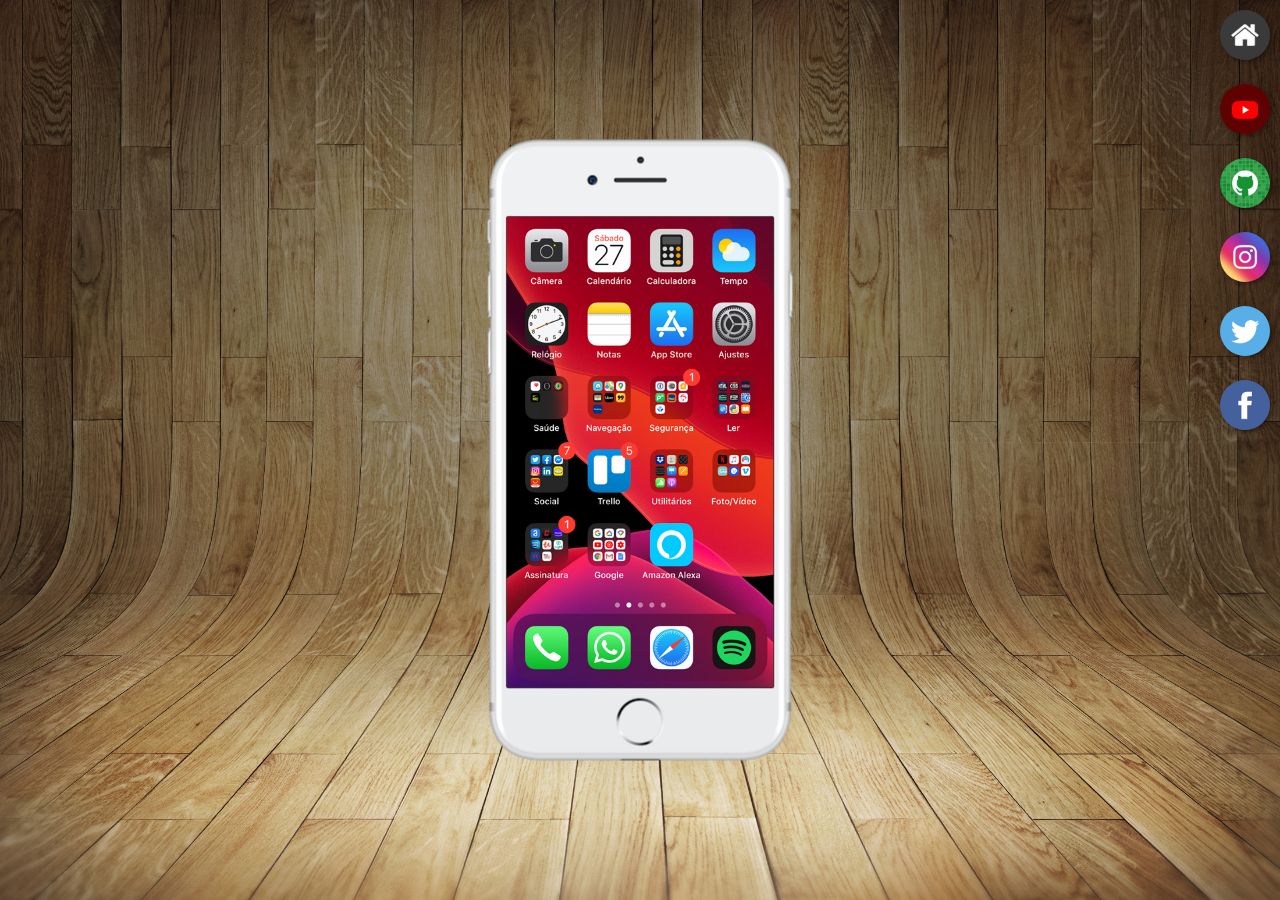
<file: index.html>
<!DOCTYPE html>
<html lang="pt-br">
<head>
    <meta charset="UTF-8">
    <meta http-equiv="X-UA-Compatible" content="IE=edge">
    <meta name="viewport" content="width=device-width, initial-scale=1.0">
    <link rel="shortcut icon" href="favicon.ico" type="image/x-icon">
    <link rel="stylesheet" href="estilos/style.css">
    <title>Projeto Redes Sociais</title>
</head>
<body>
    <main>
        <section id="telefone">
            <iframe src="home.html" name="tela" id="tela" frameborder="0">
                Seu navegador não é compatíve com isso.
            </iframe>
        </section>
        <section id="redes-sociais">
            <a href="home.html" target="tela"> <img src="pacote-d013/imagens/logo-home.jpg" alt="Home"></a><br>
            <a href="youtube.html" target="tela"> <img src="pacote-d013/imagens/logo-youtube.jpg" alt="Youtube"></a><br>
            <a href="github.html" target="tela"> <img src="pacote-d013/imagens/logo-github.jpg" alt="Github"></a><br>
            <a href="instagram.html" target="tela"> <img src="pacote-d013/imagens/logo-instagram.jpg" alt="Instagram"></a><br>
            <a href="twitter.html" target="tela"> <img src="pacote-d013/imagens/logo-twitter.jpg" alt="Twitter"></a><br>
            <a href="facebook.html" target="tela"> <img src="pacote-d013/imagens/logo-facebook.jpg" alt="Facebook"></a>
        </section>
    </main>
</body>
</html>
</file>
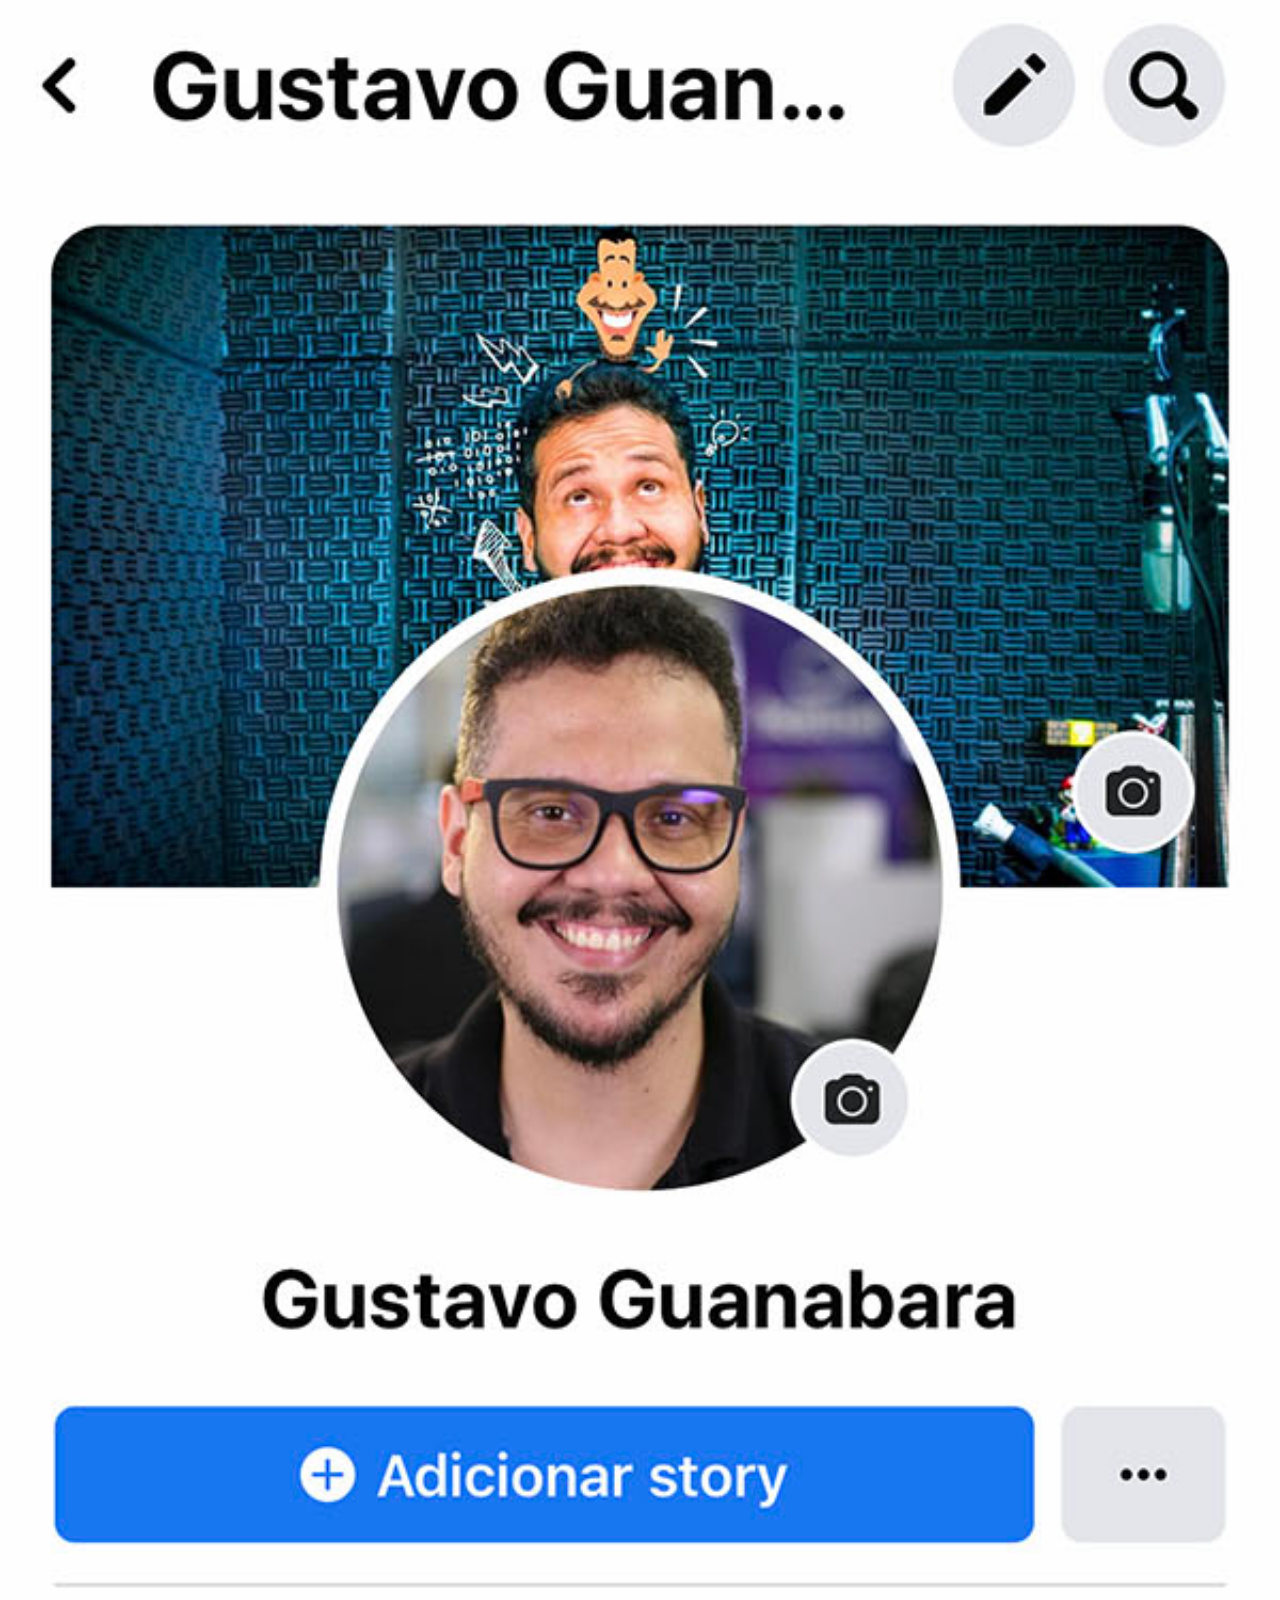
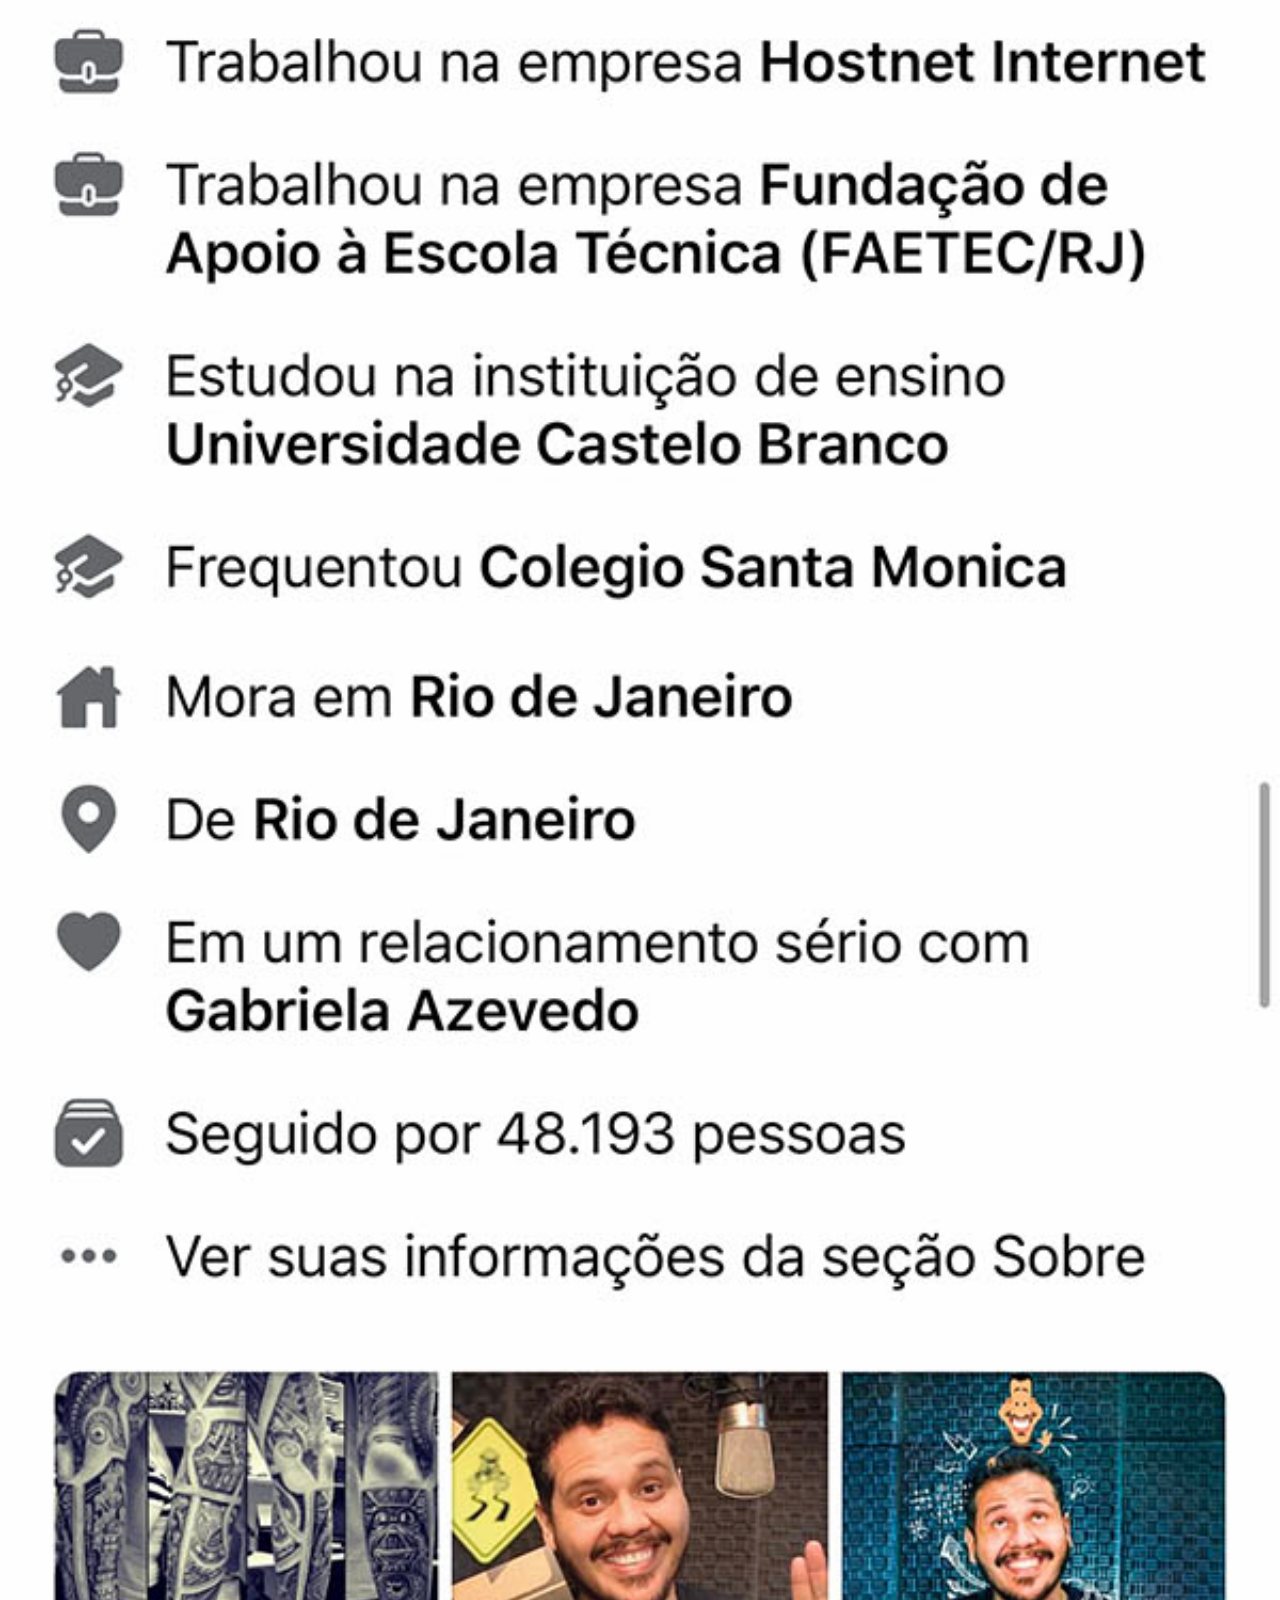
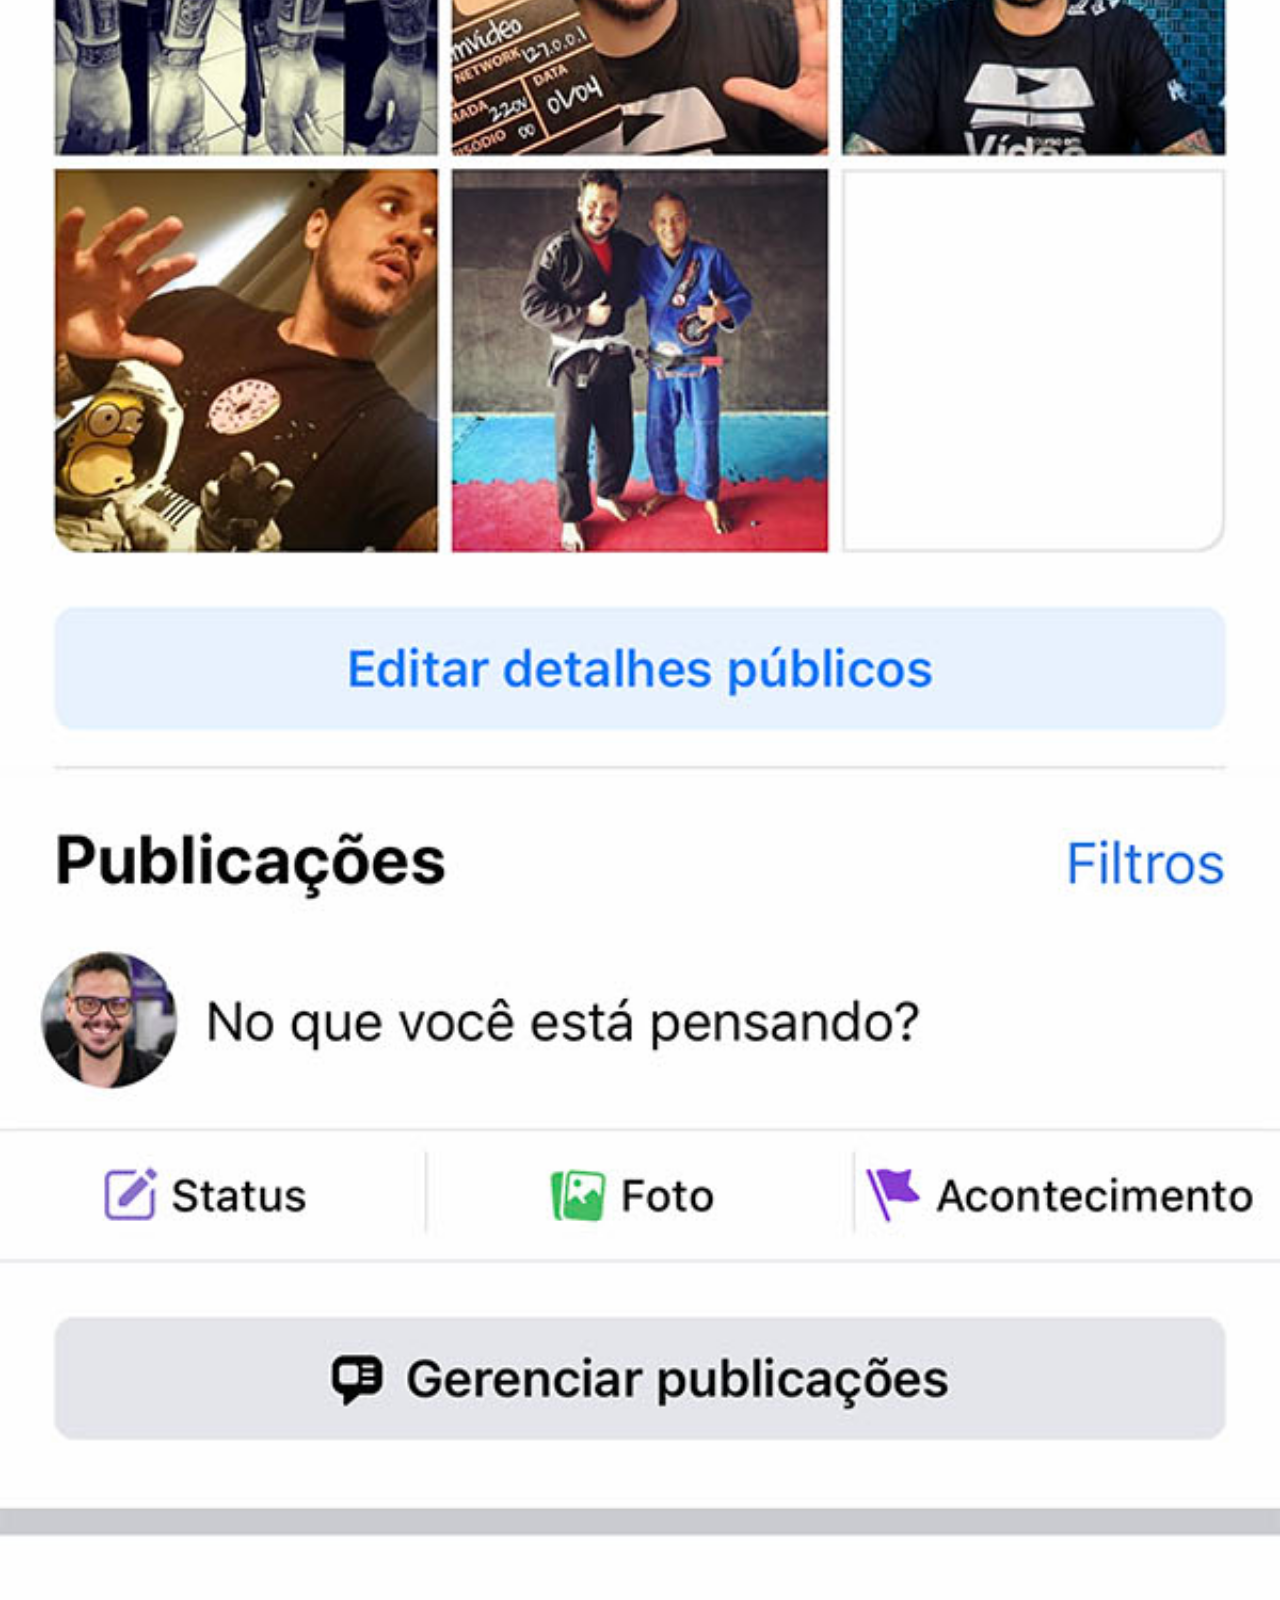
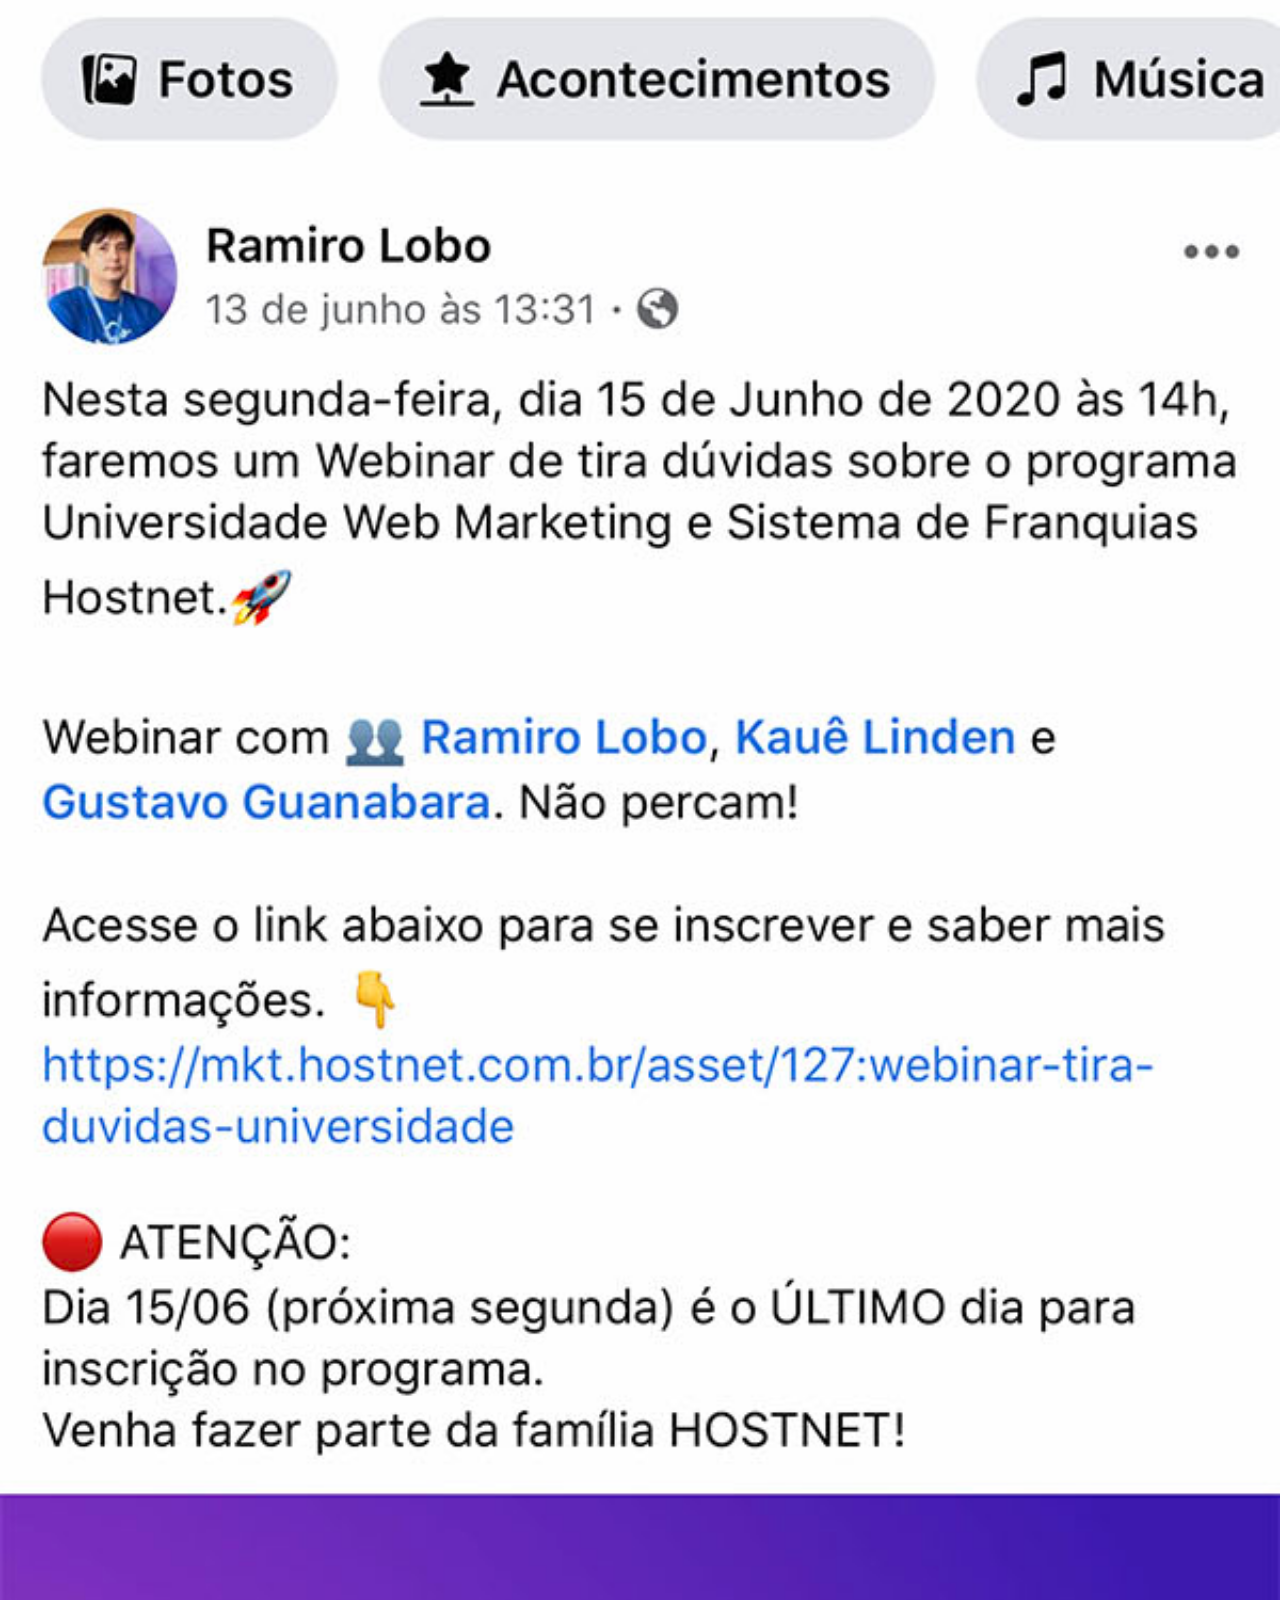
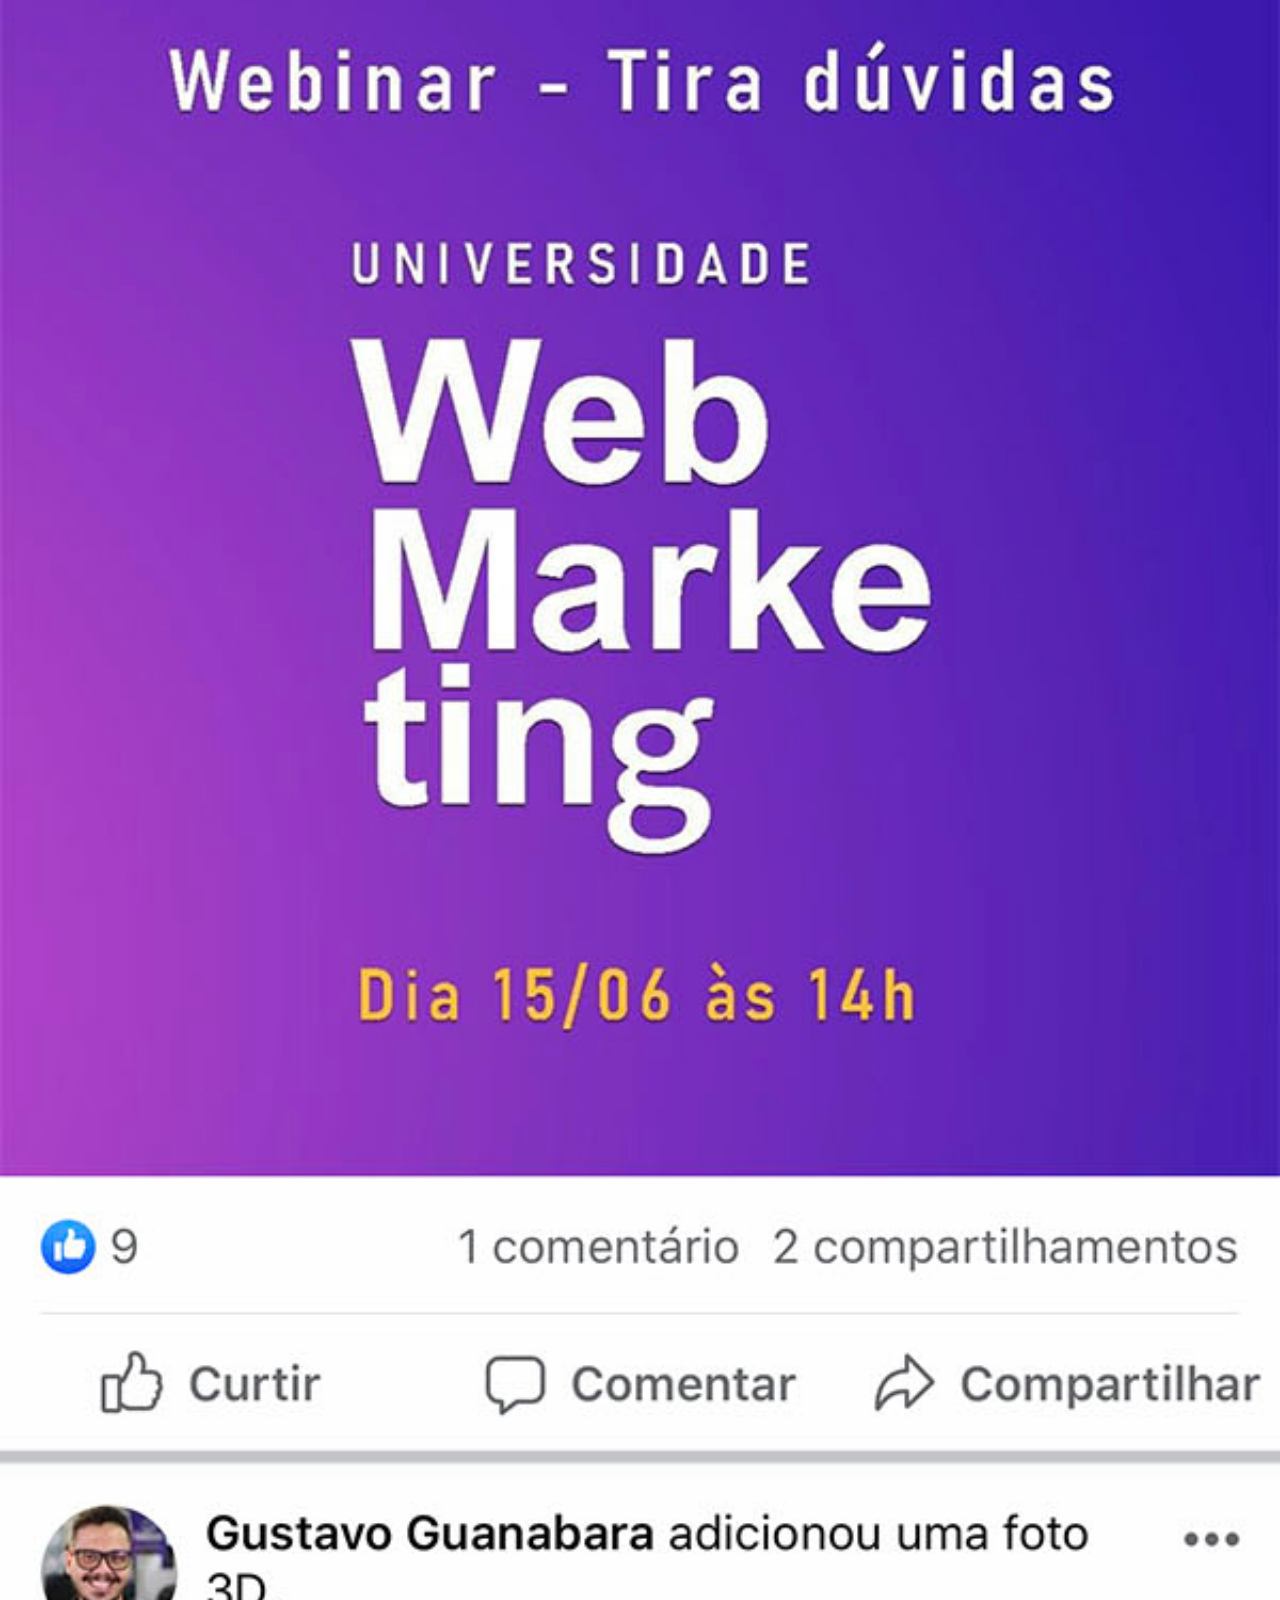
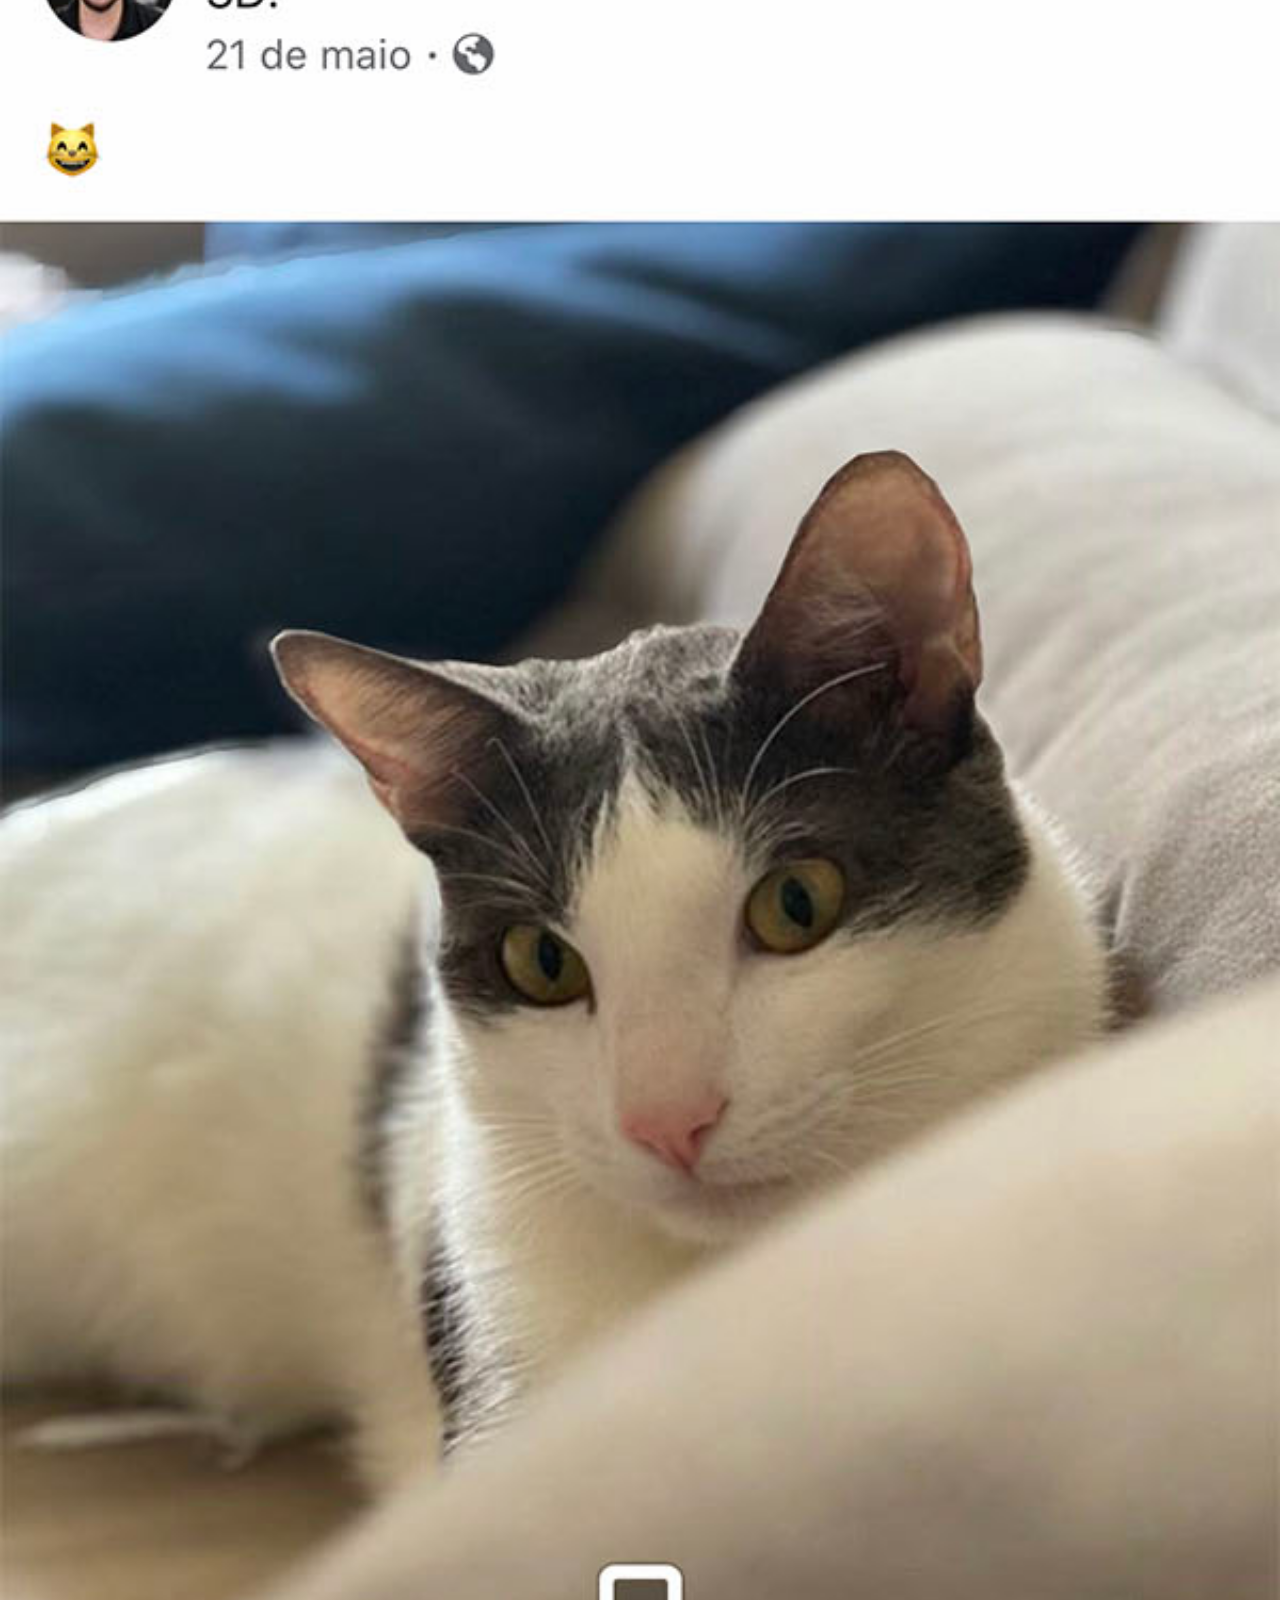
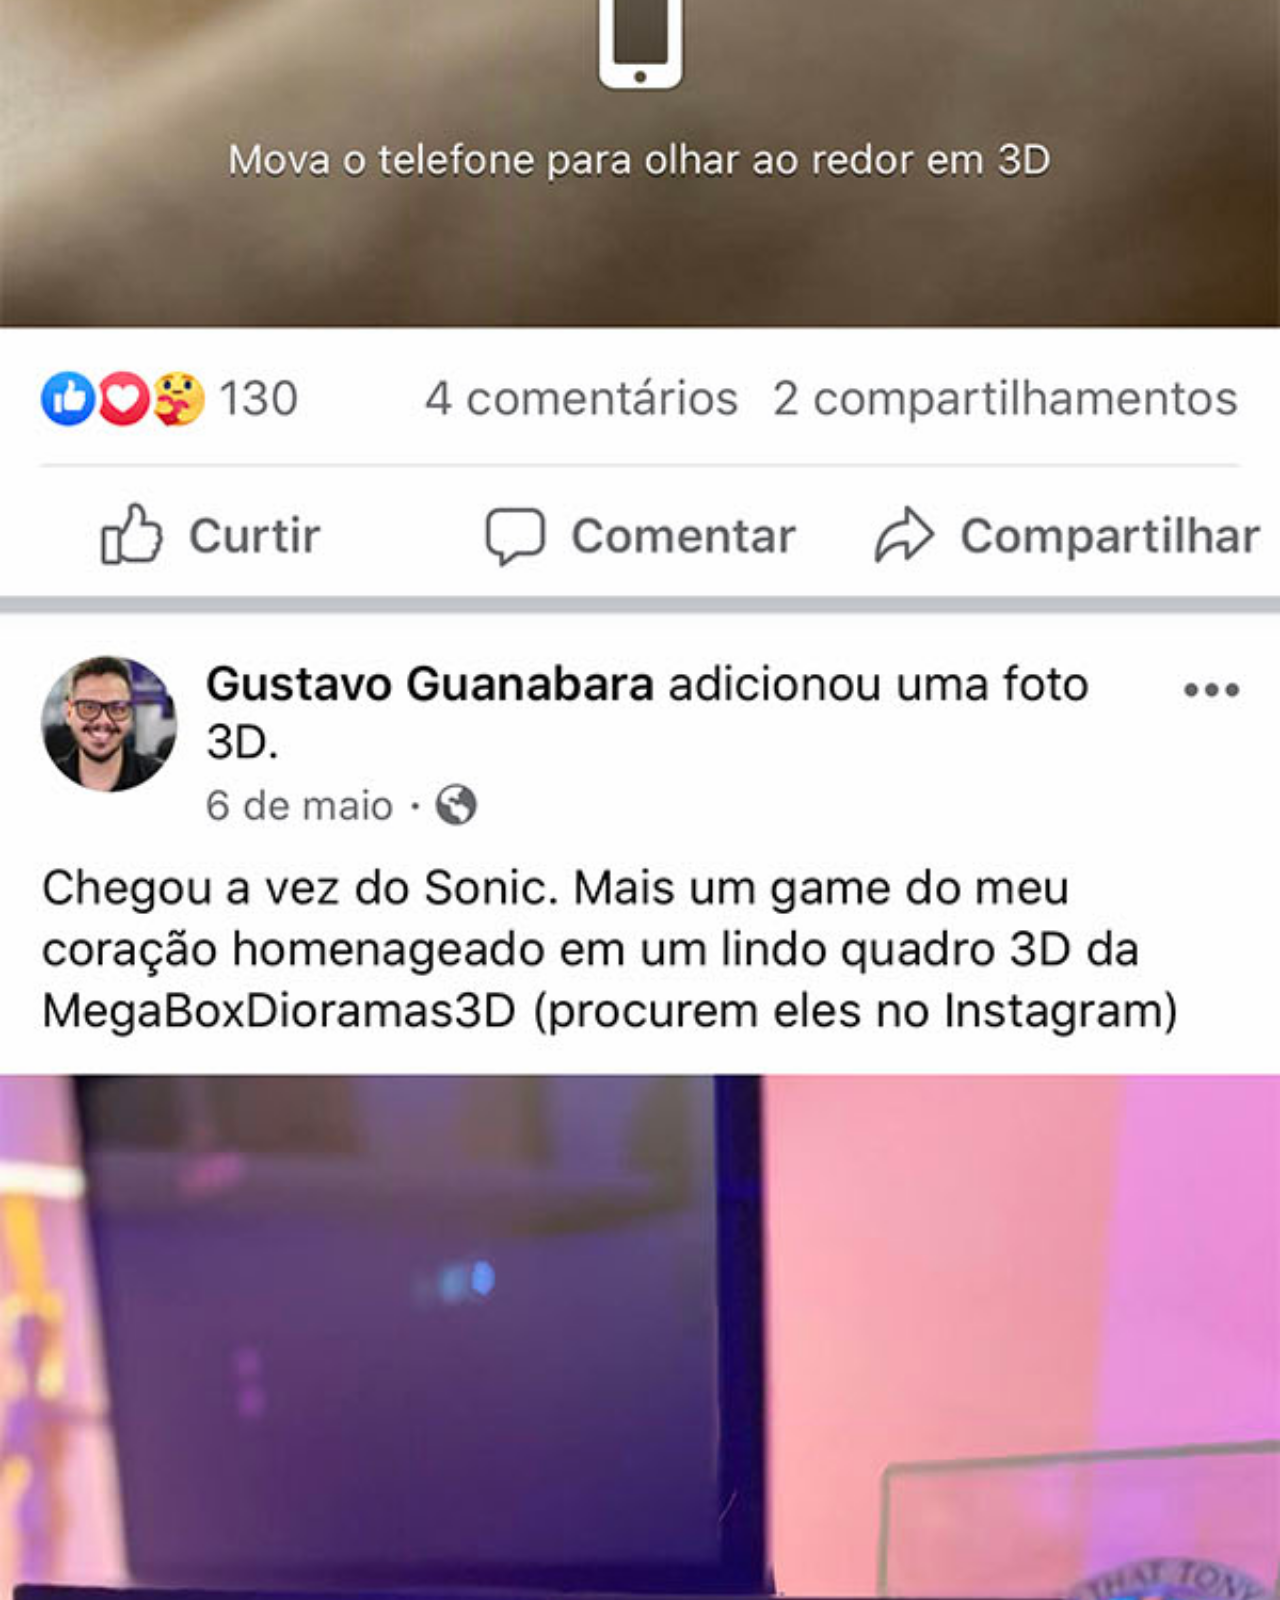
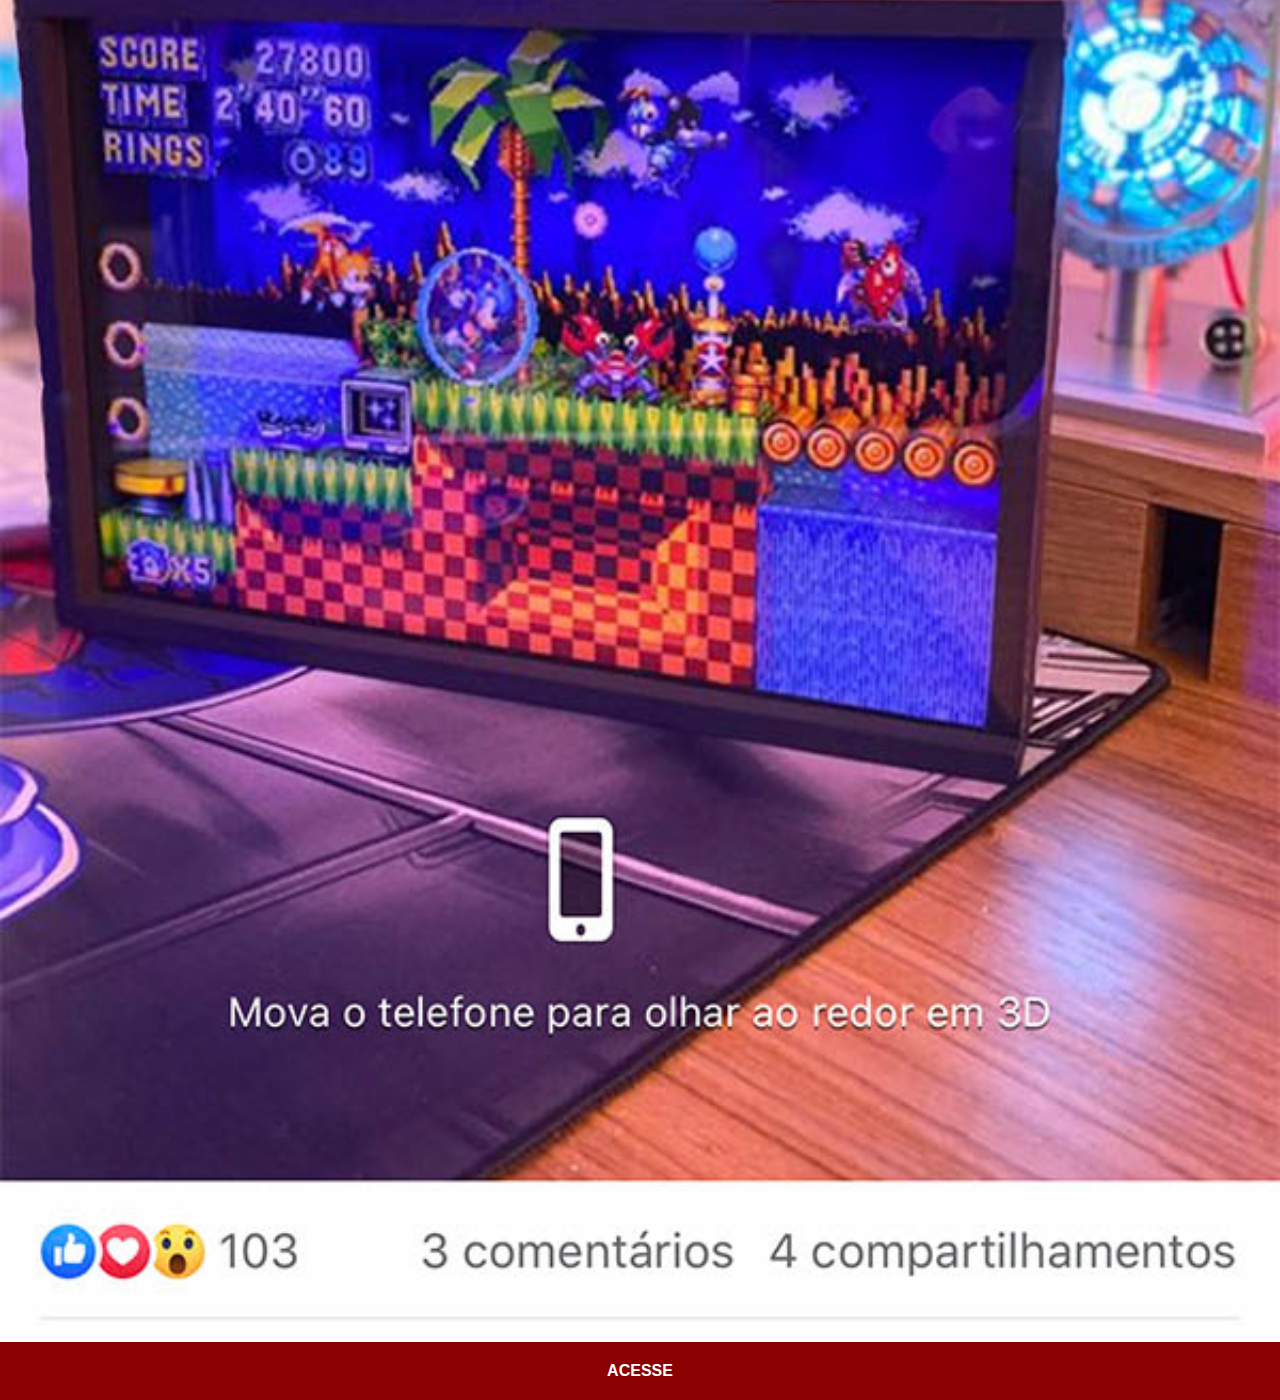
<file: facebook.html>
<!DOCTYPE html>
<html lang="pt-br">
<head>
    <meta charset="UTF-8">
    <meta http-equiv="X-UA-Compatible" content="IE=edge">
    <meta name="viewport" content="width=device-width, initial-scale=1.0">
    <title>Facebook</title>
    <link rel="stylesheet" href="estilos/social.css">
</head>
<body>
    <img src="pacote-d013/imagens/tela-facebook.jpg" alt="Facebook">
    <a href="#">ACESSE</a>
</body>
</html>
</file>
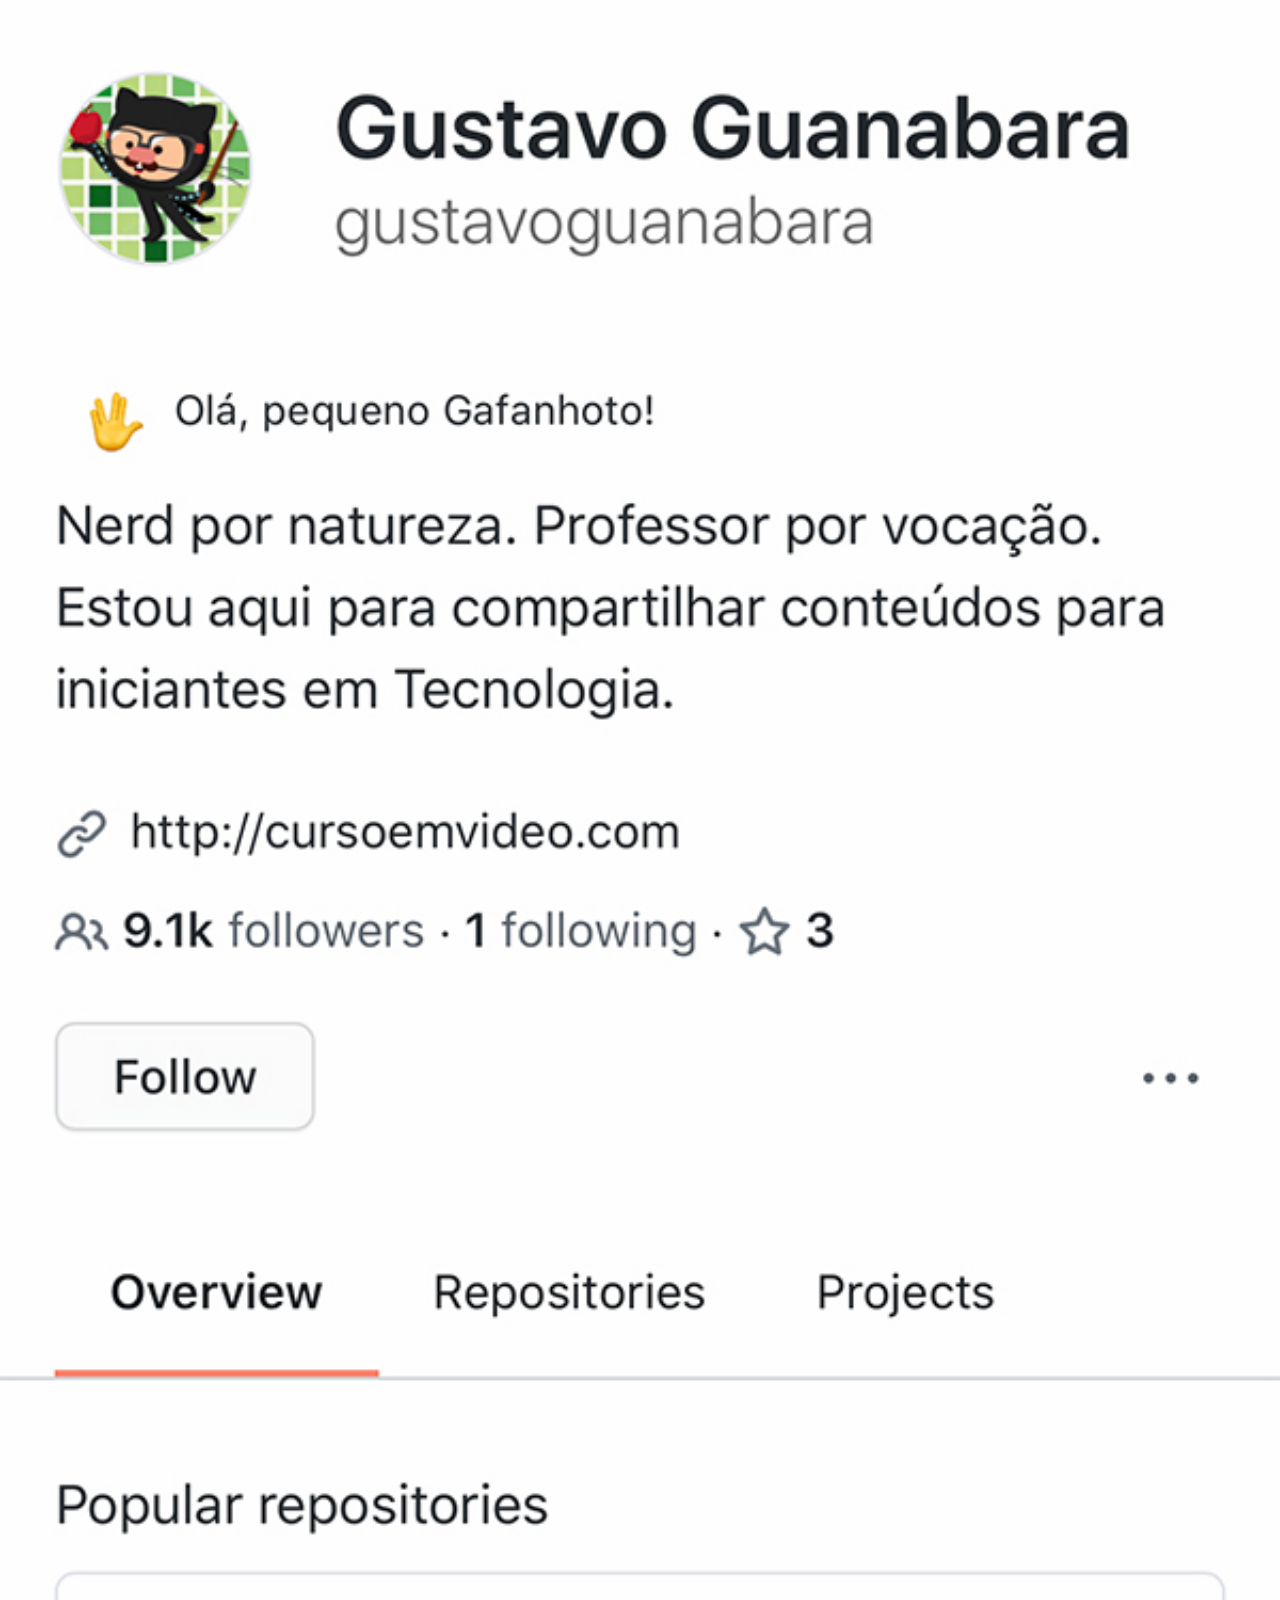
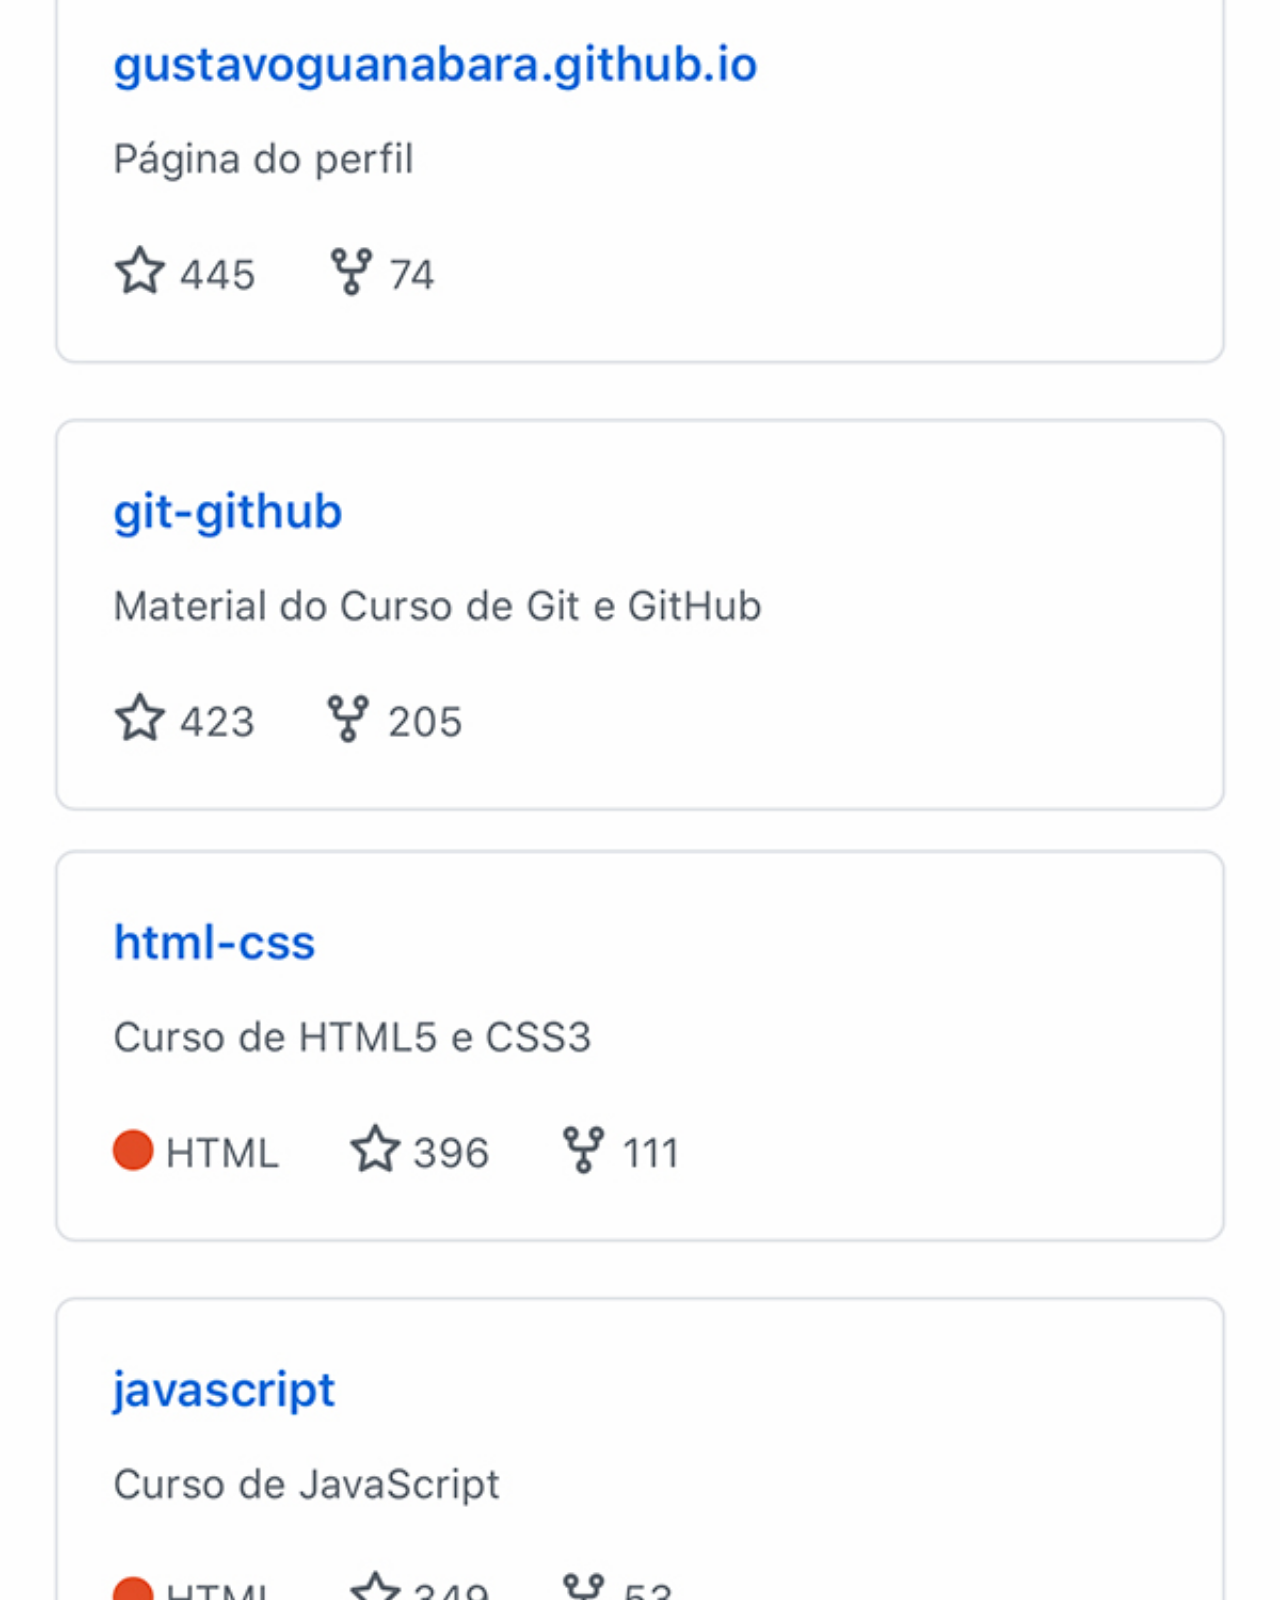
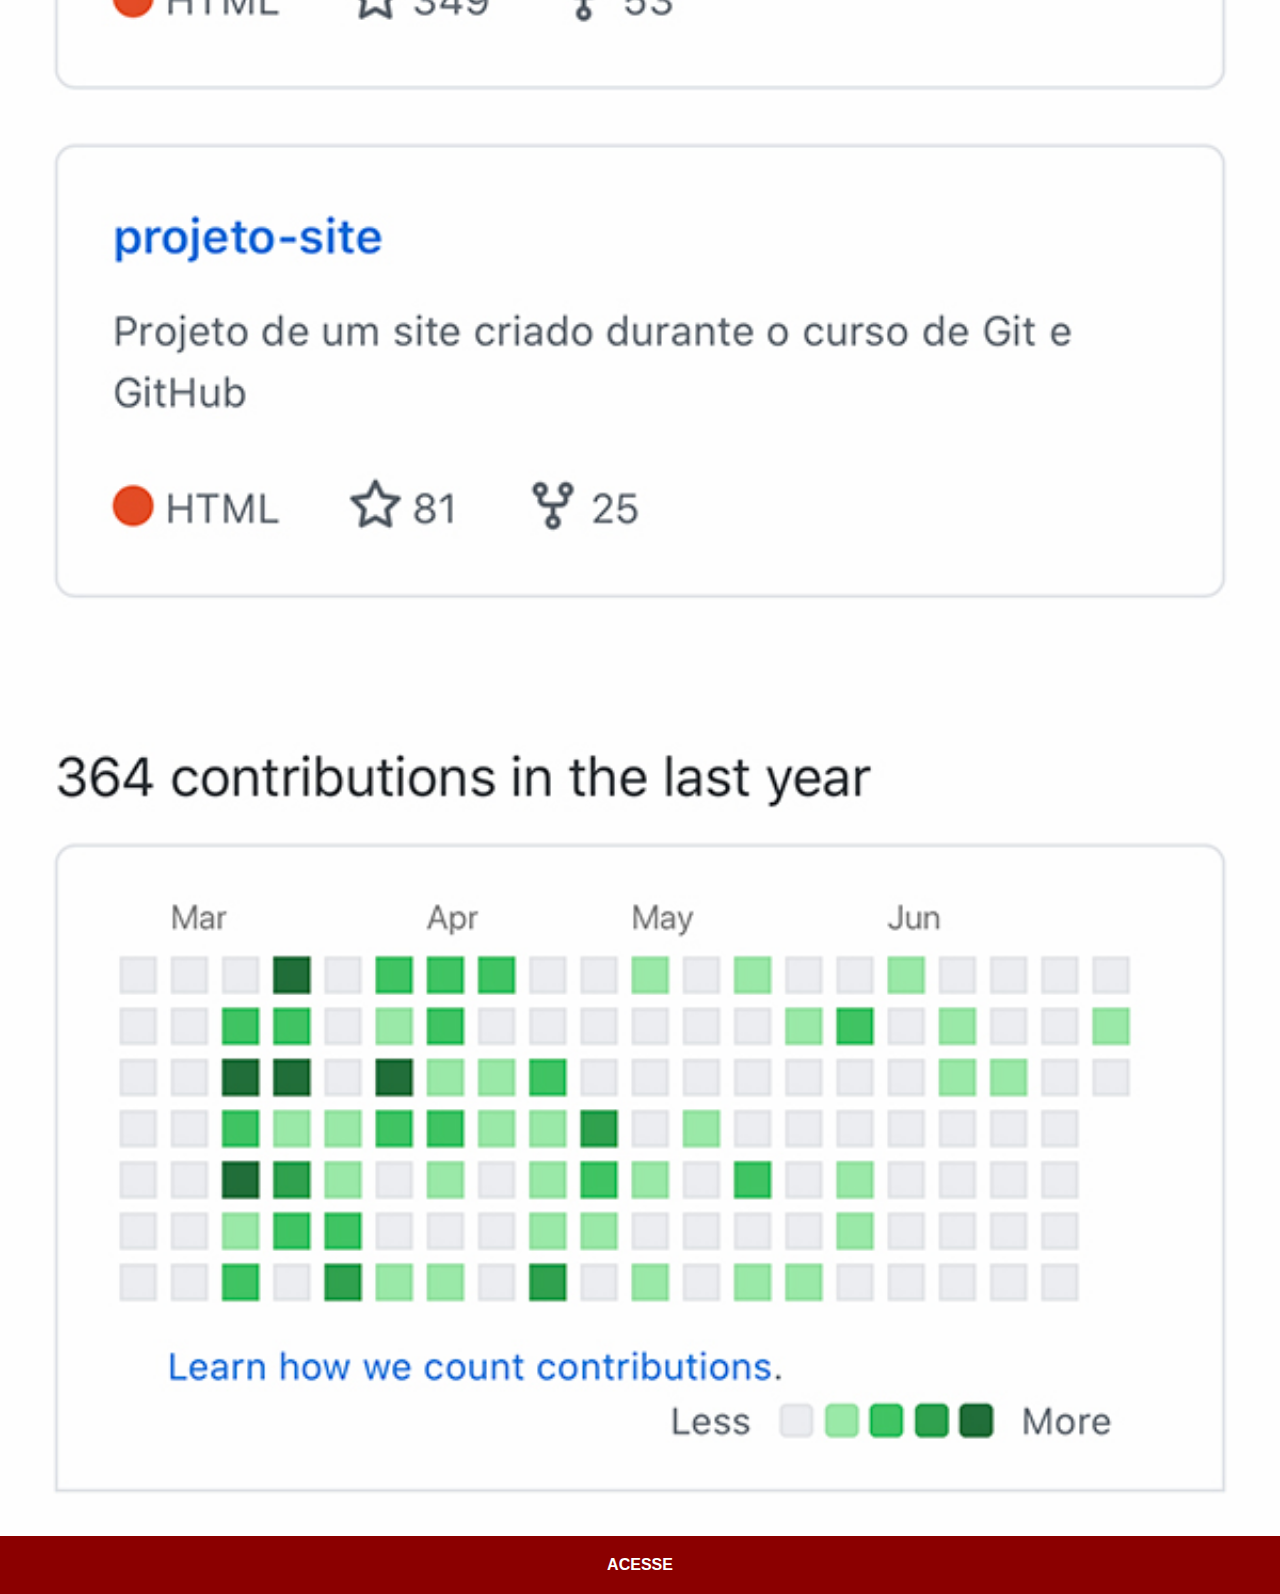
<file: github.html>
<!DOCTYPE html>
<html lang="pt-br">
<head>
    <meta charset="UTF-8">
    <meta http-equiv="X-UA-Compatible" content="IE=edge">
    <meta name="viewport" content="width=device-width, initial-scale=1.0">
    <title>Github</title>
    <link rel="stylesheet" href="estilos/social.css">
</head>
<body>
    <img src="pacote-d013/imagens/tela-github.jpg" alt="github">
    <a href="https://github.com/gustavoguanabara" target="_blank">ACESSE</a>
</body>
</html>
</file>
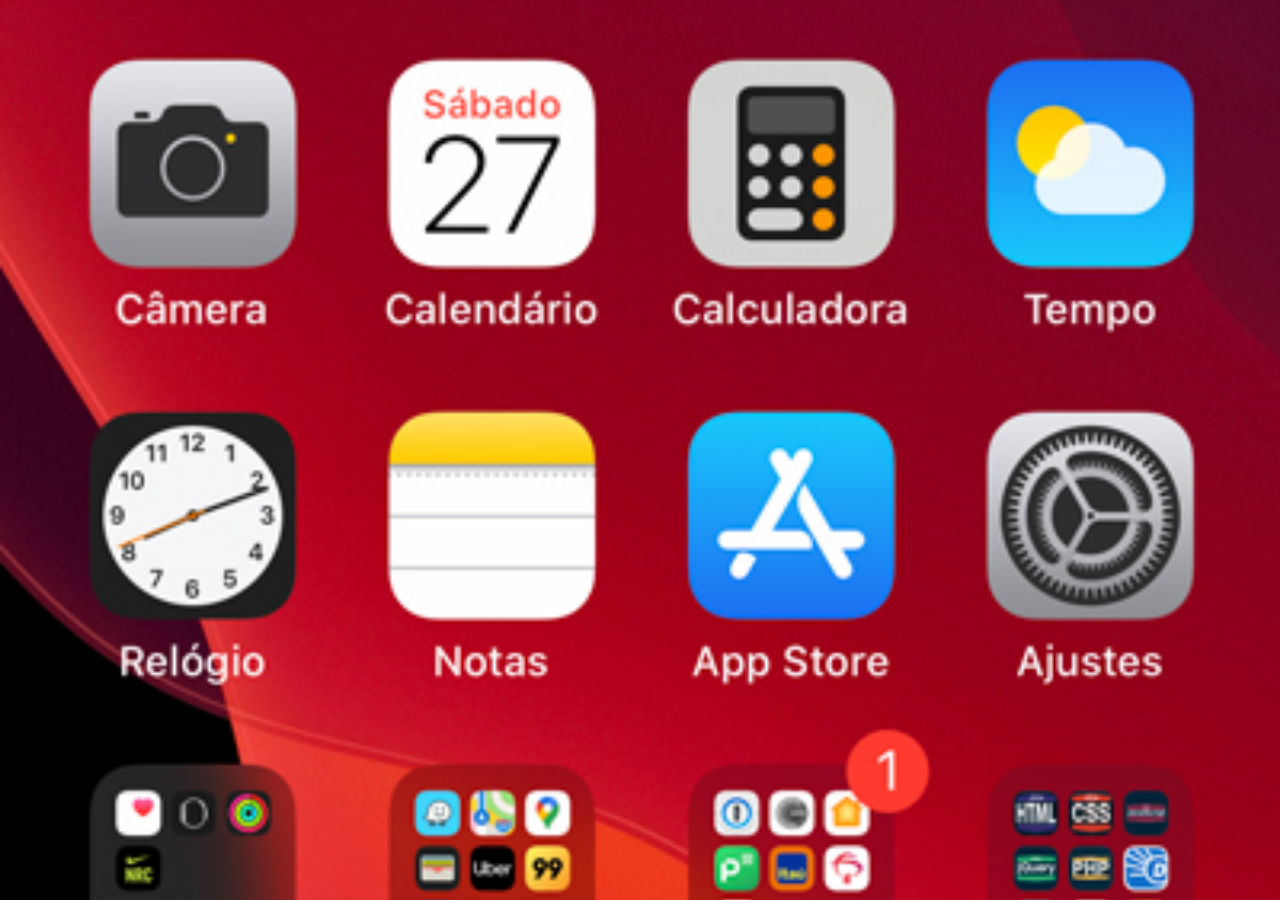
<file: home.html>
<!DOCTYPE html>
<html lang="pt-br">
<head>
    <meta charset="UTF-8">
    <meta http-equiv="X-UA-Compatible" content="IE=edge">
    <meta name="viewport" content="width=device-width, initial-scale=1.0">
    <title>Home</title>
</head>
<style>
    *{
        margin: 0px;
        padding: 0px;
    }

    body{
        width: 100wh;
        height: 100vh;
        background: black url('pacote-d013/imagens/tela-home.jpg') no-repeat top center;
        background-size: cover  ;
    }
</style>
<body>
    
</body>
</html>
</file>
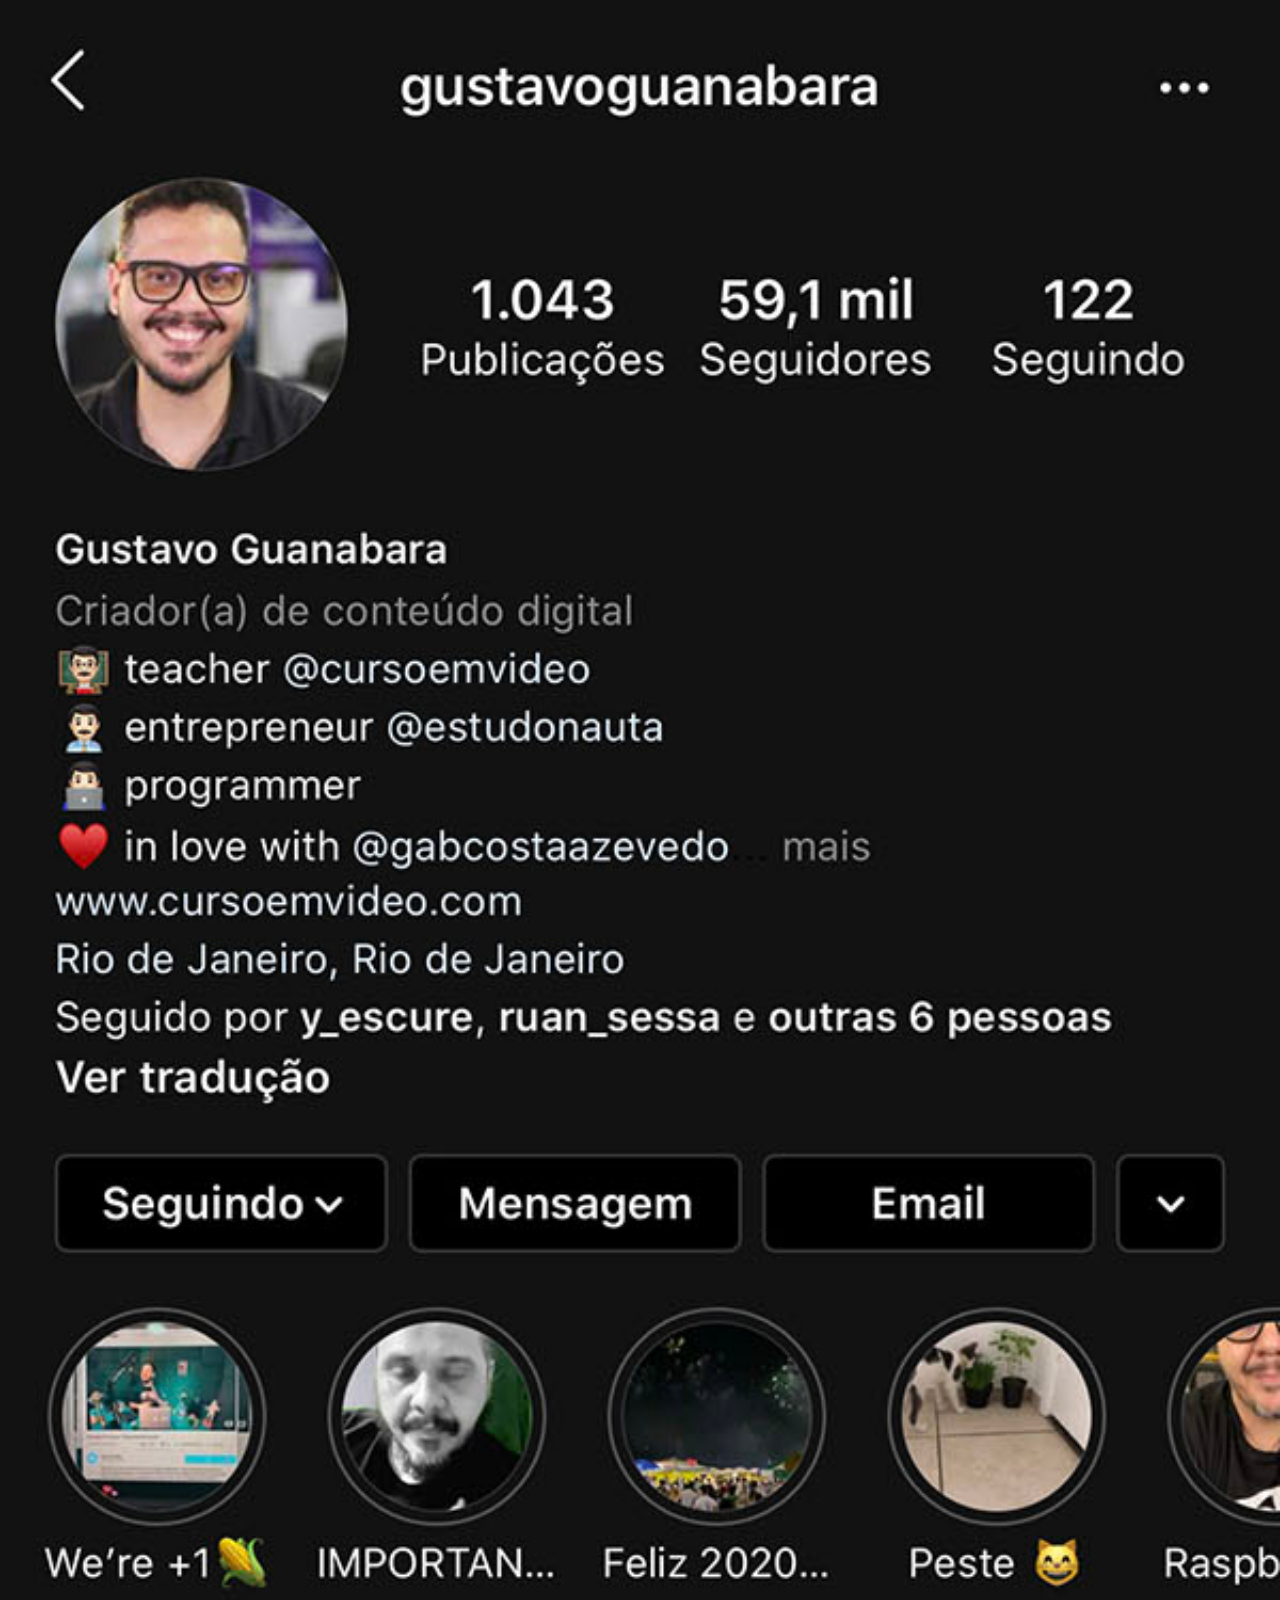
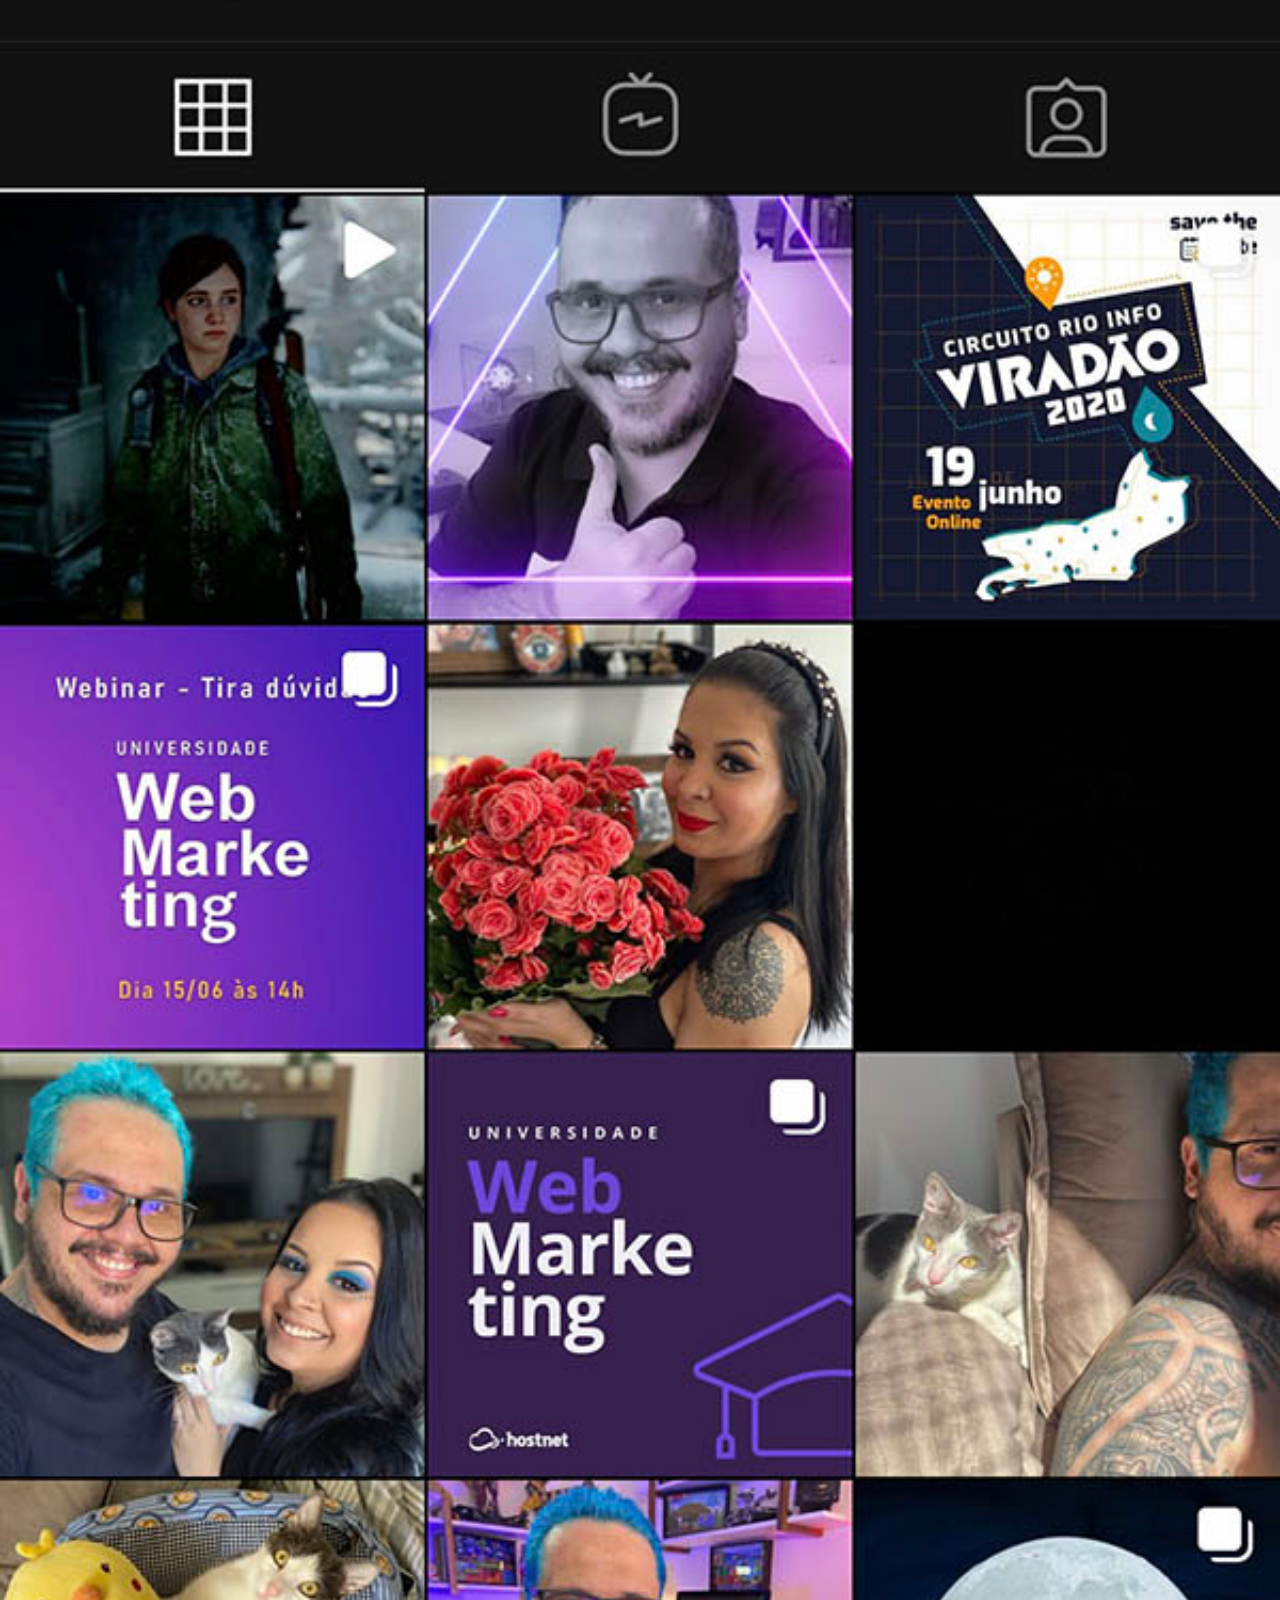
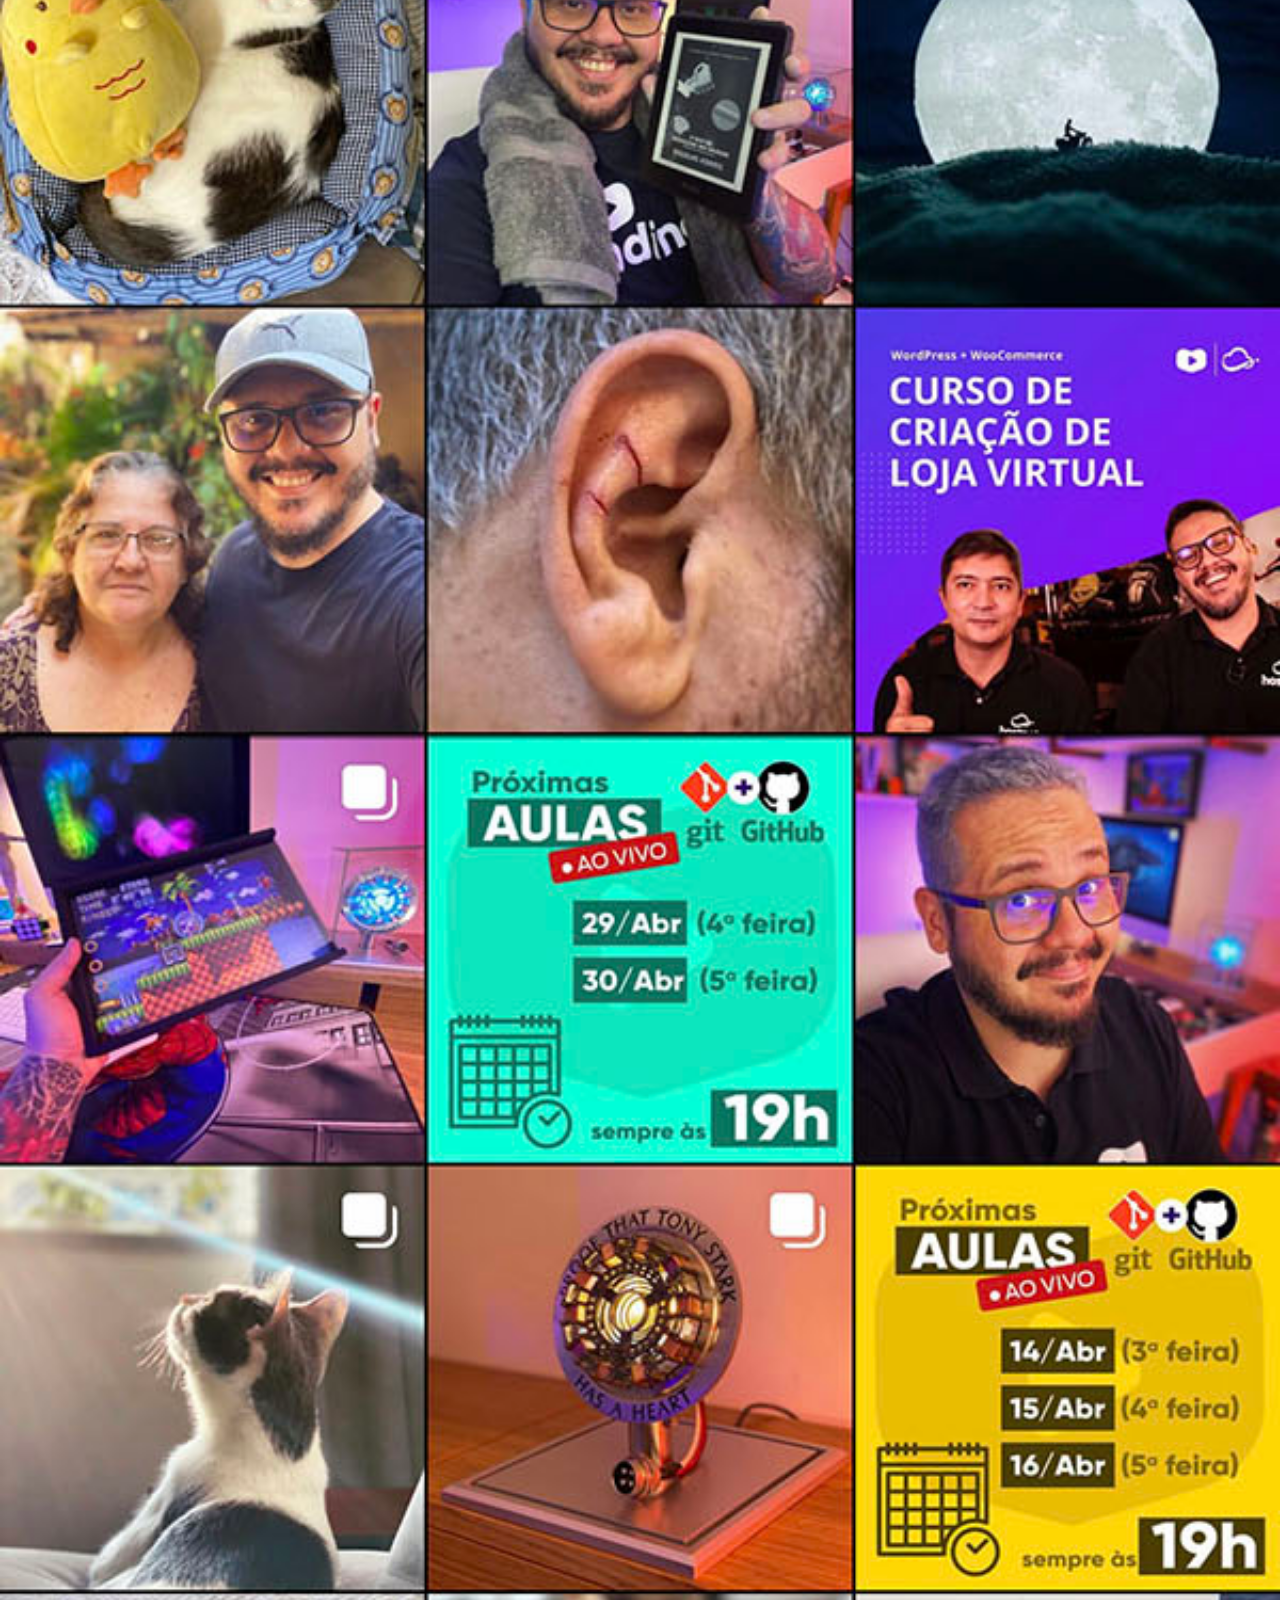
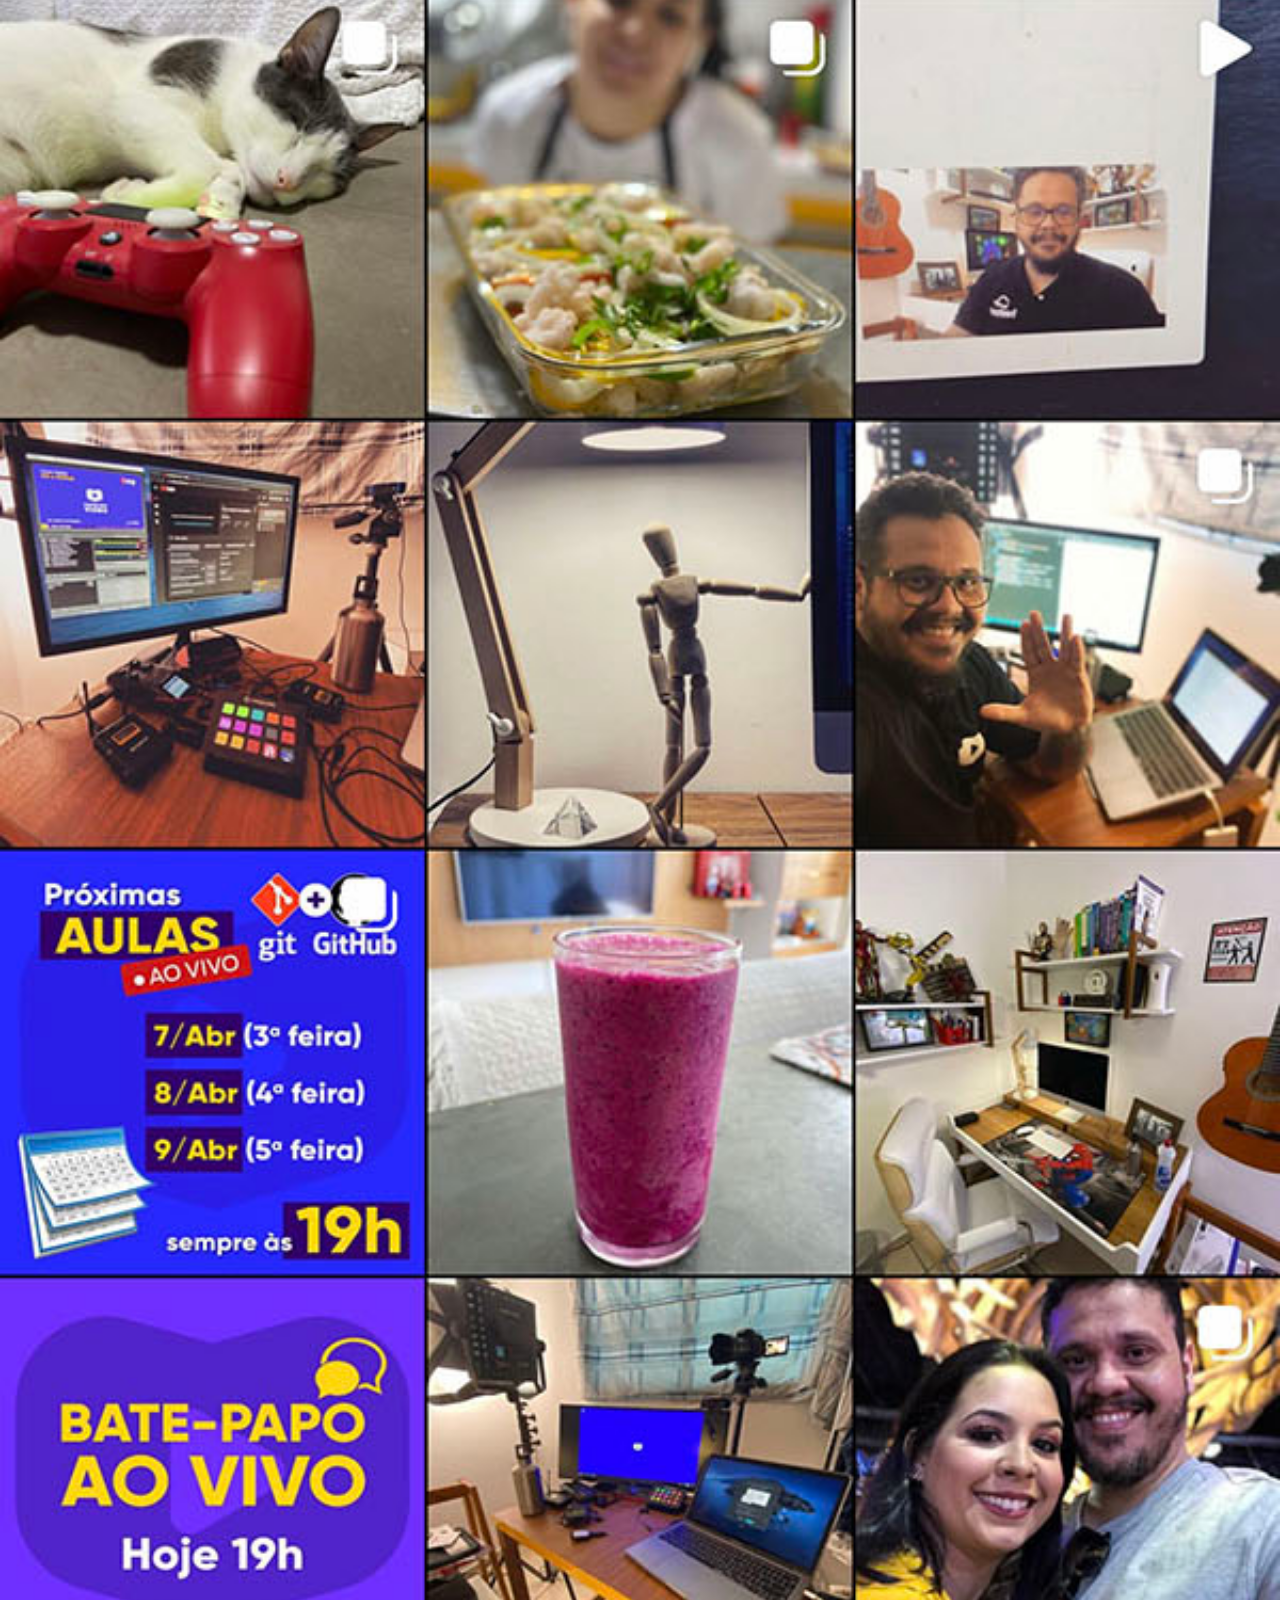
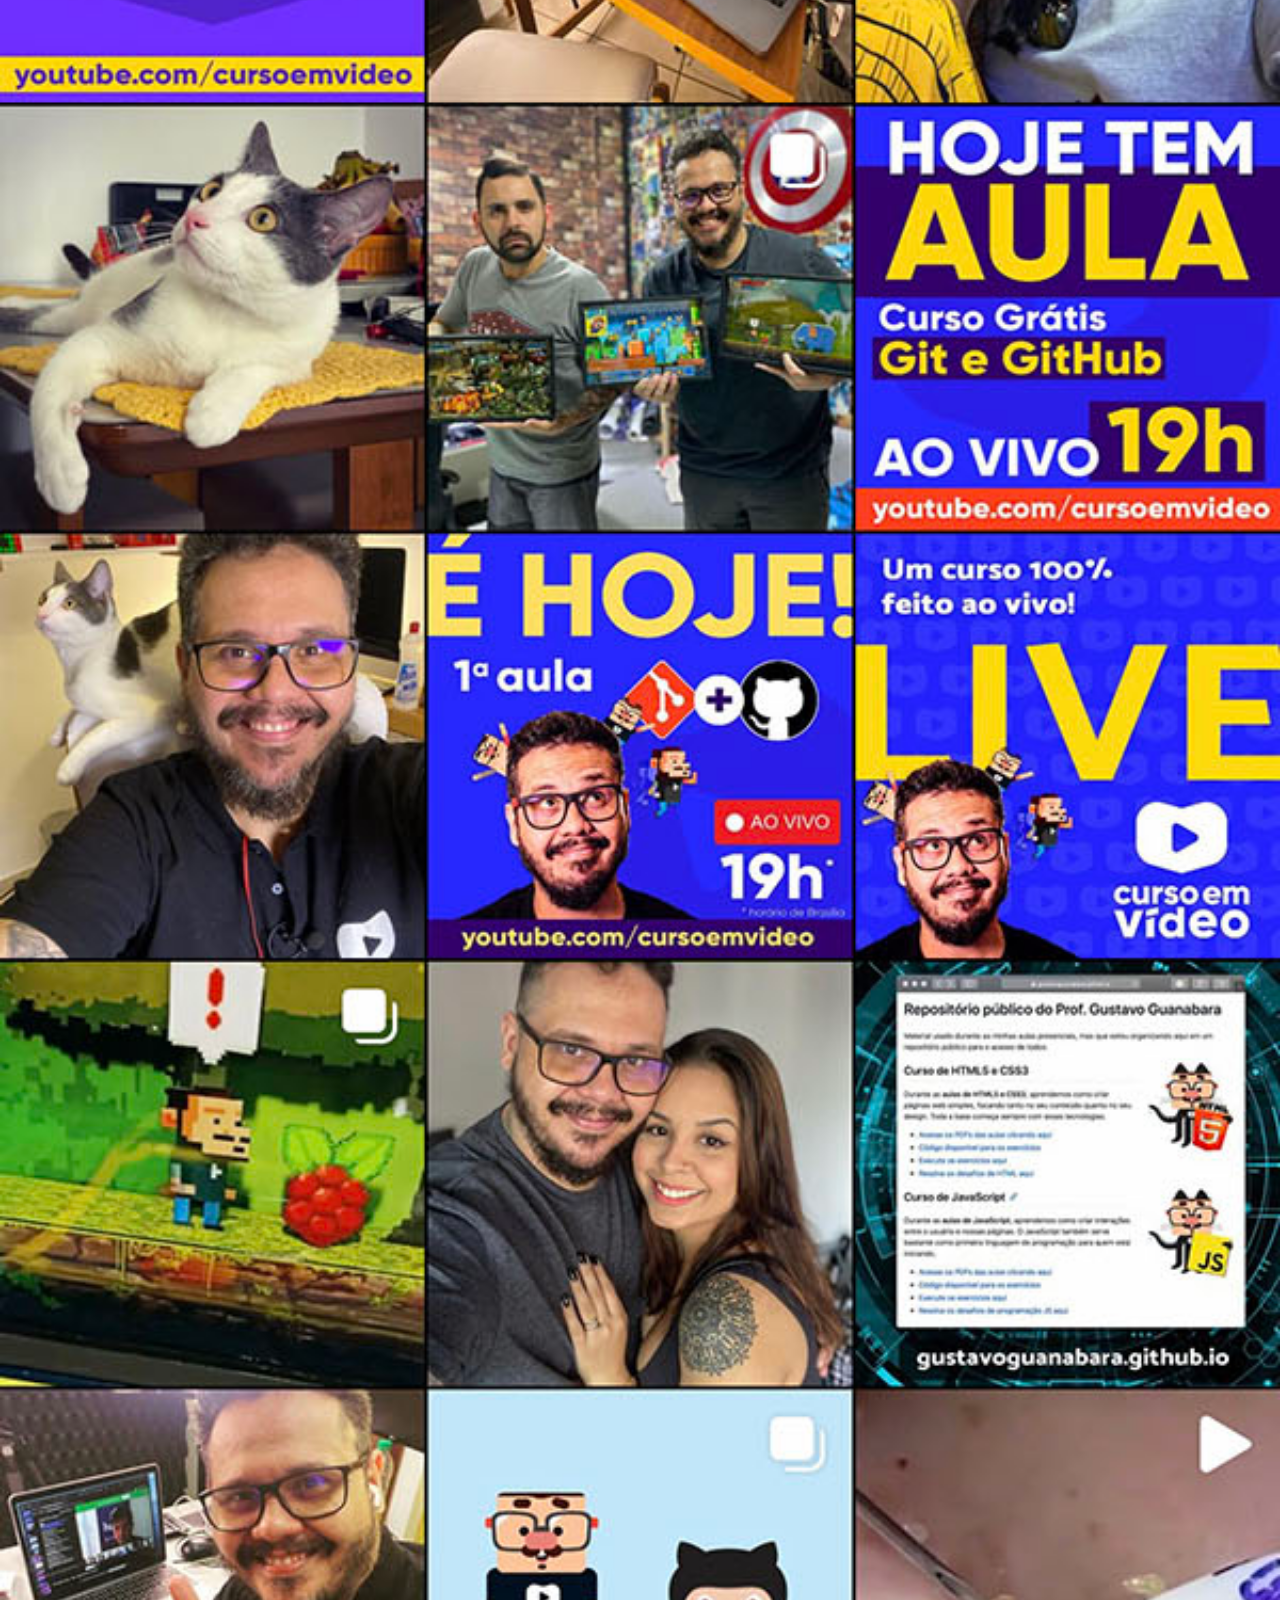
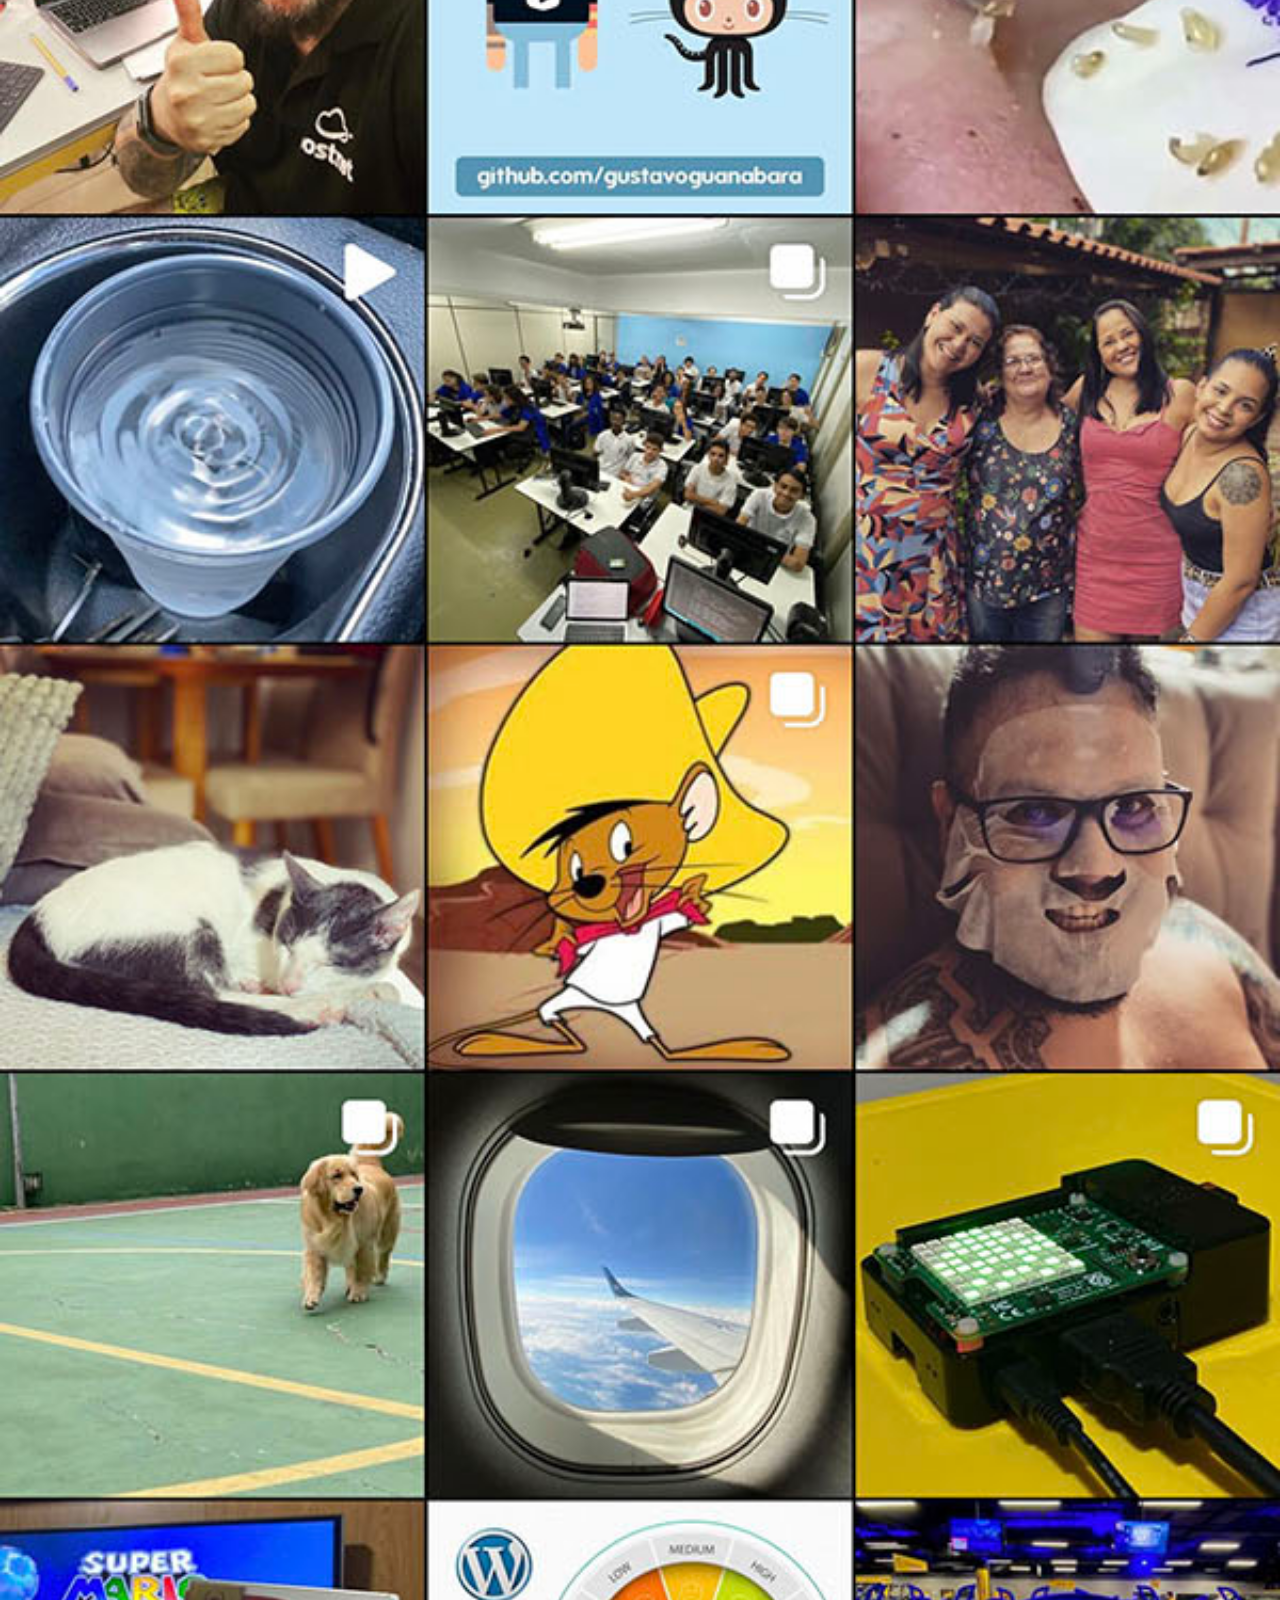
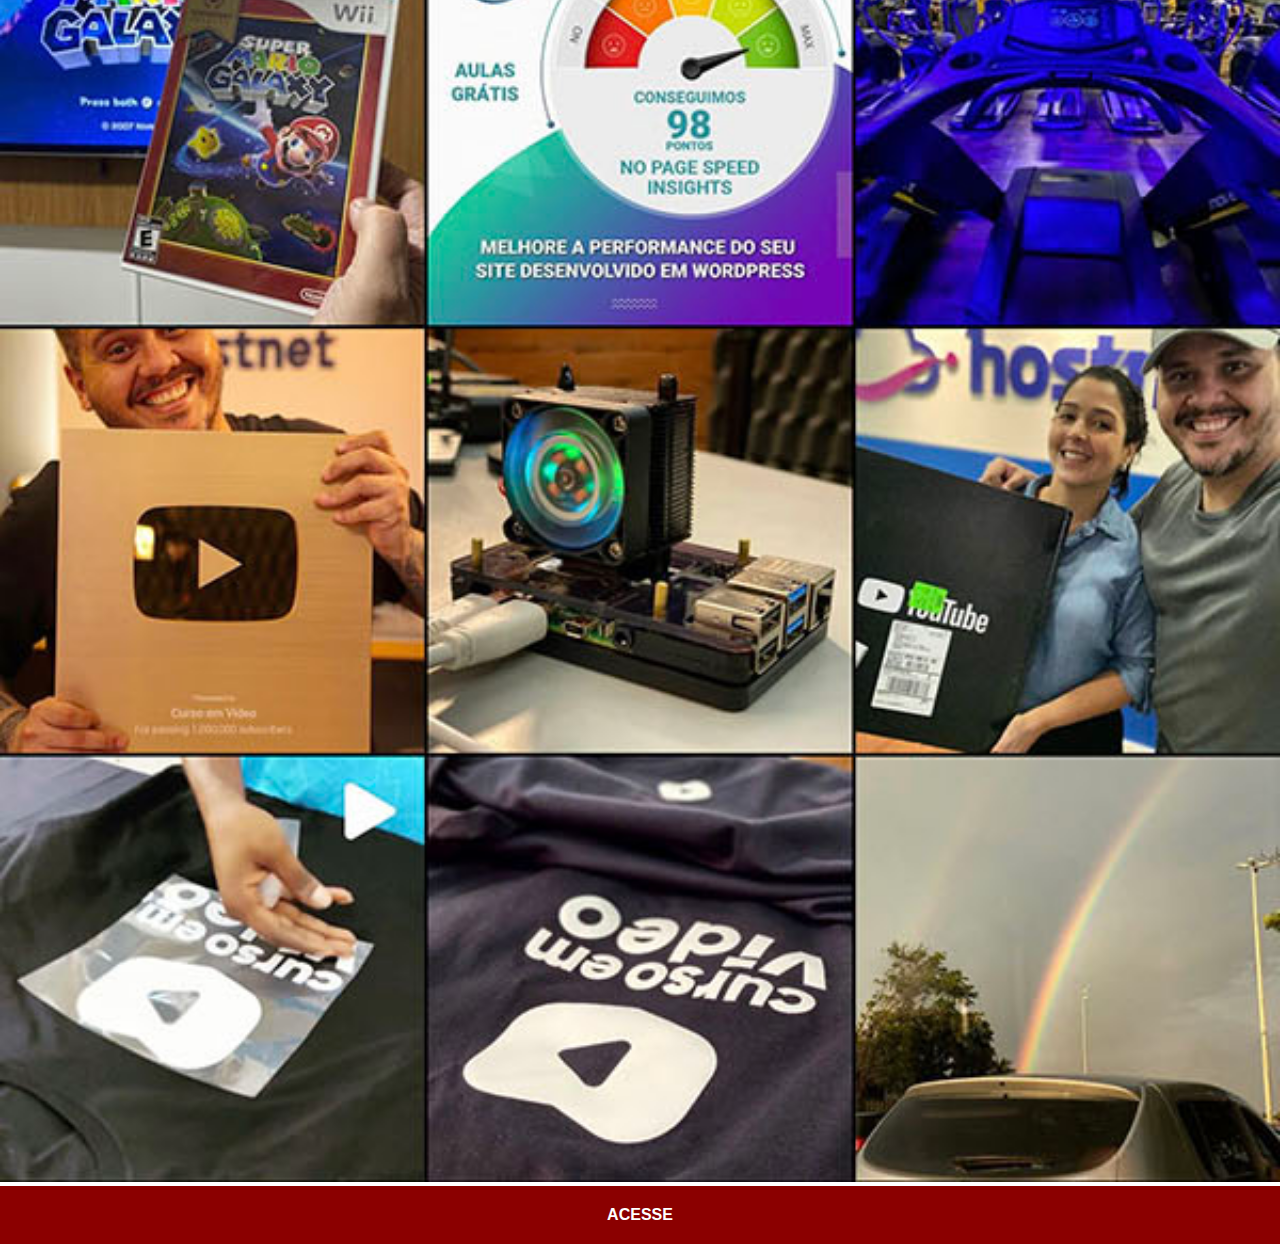
<file: instagram.html>
<!DOCTYPE html>
<html lang="pt-br">
<head>
    <meta charset="UTF-8">
    <meta http-equiv="X-UA-Compatible" content="IE=edge">
    <meta name="viewport" content="width=device-width, initial-scale=1.0">
    <title>Instagram</title>
    <link rel="stylesheet" href="estilos/social.css">
</head>
<body>
    <img src="pacote-d013/imagens/tela-instagram.jpg" alt="Instagram">
    <a href="https://www.instagram.com/cursoemvideo/" target="_blank">ACESSE</a>
</body>
</html>
</file>
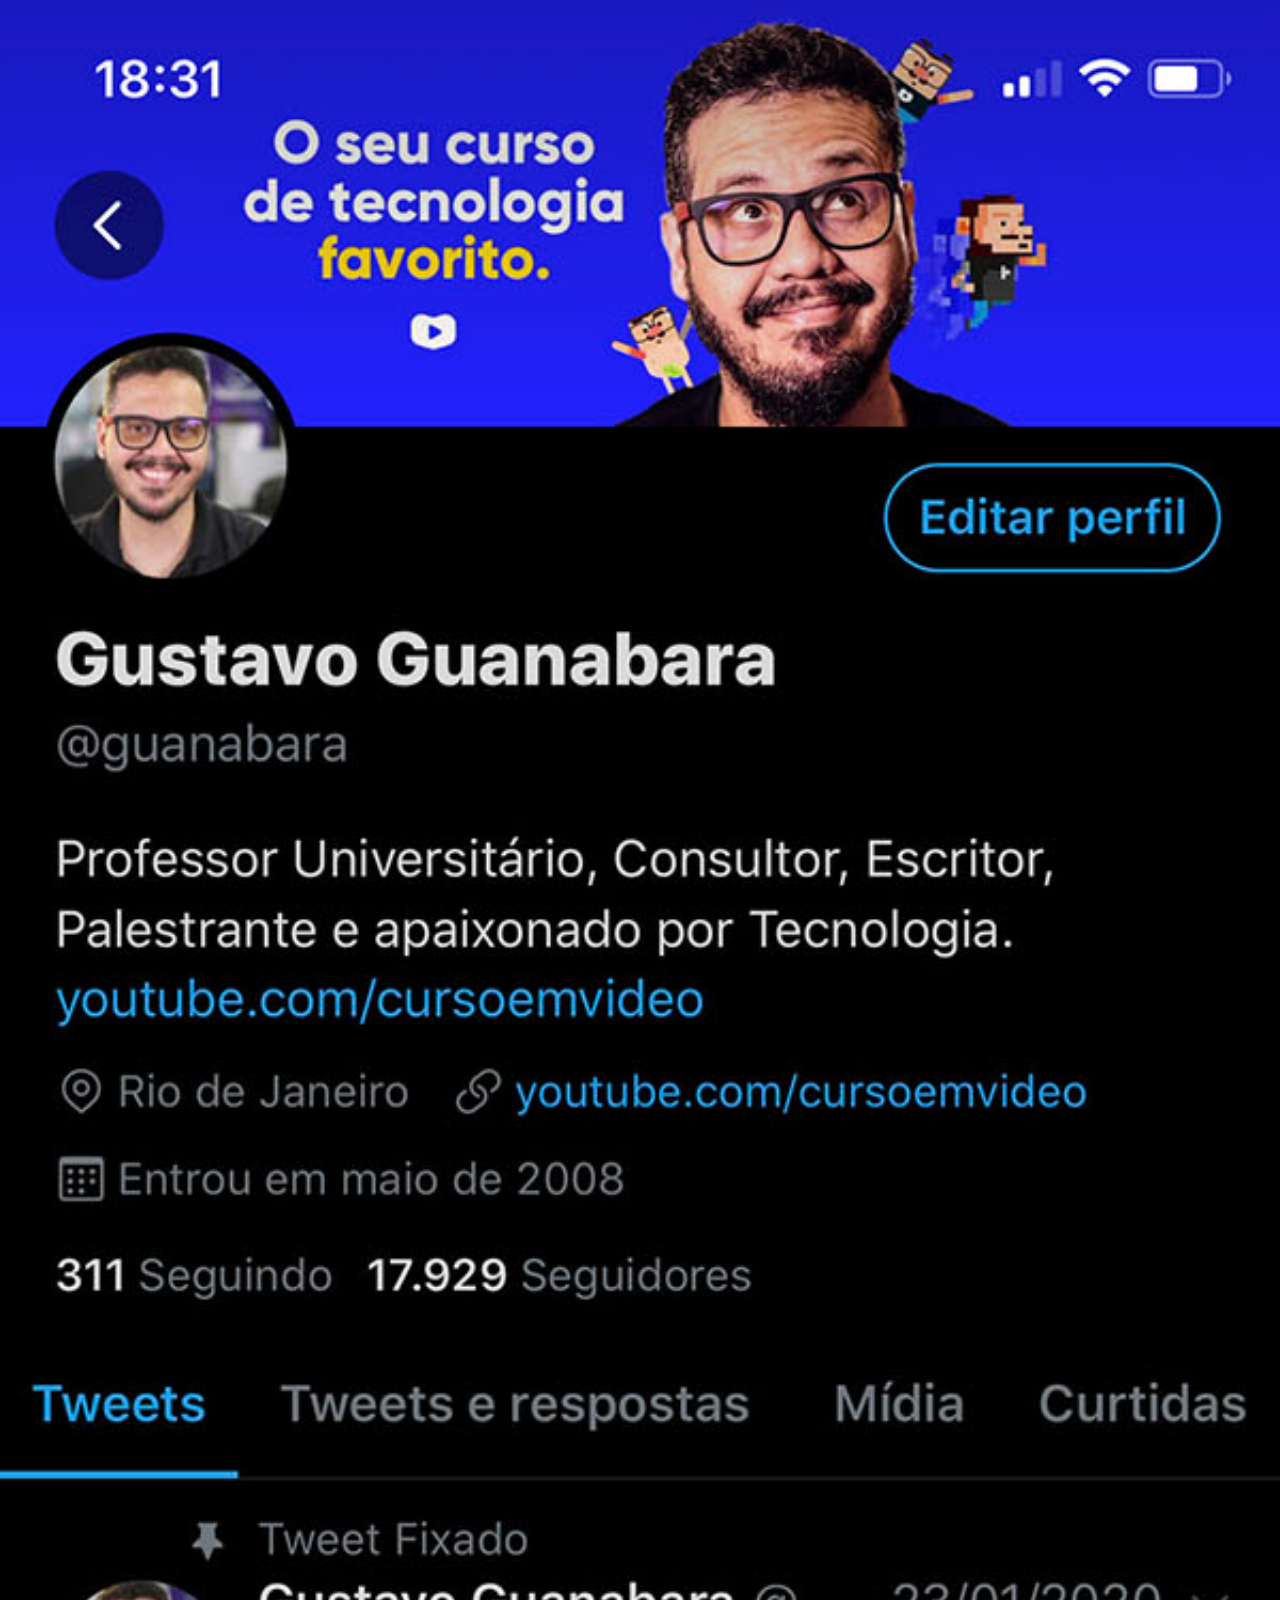
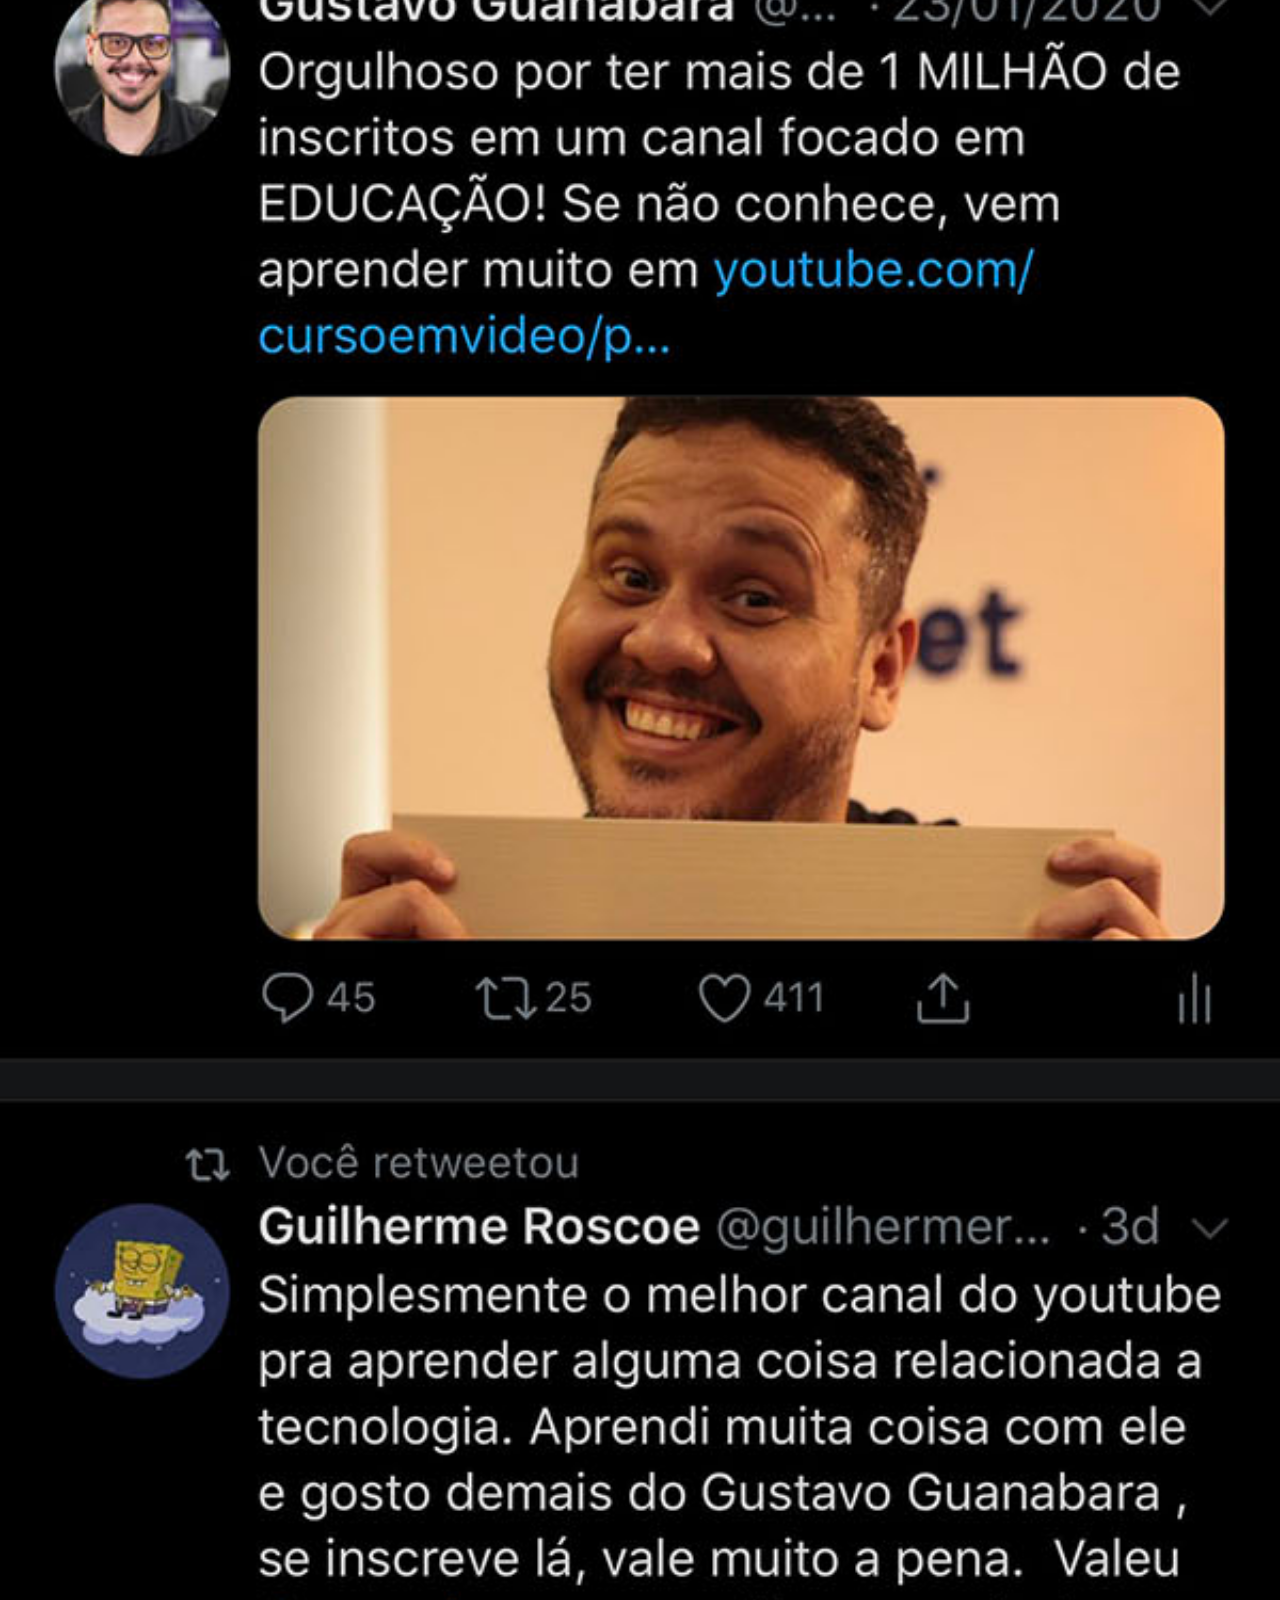
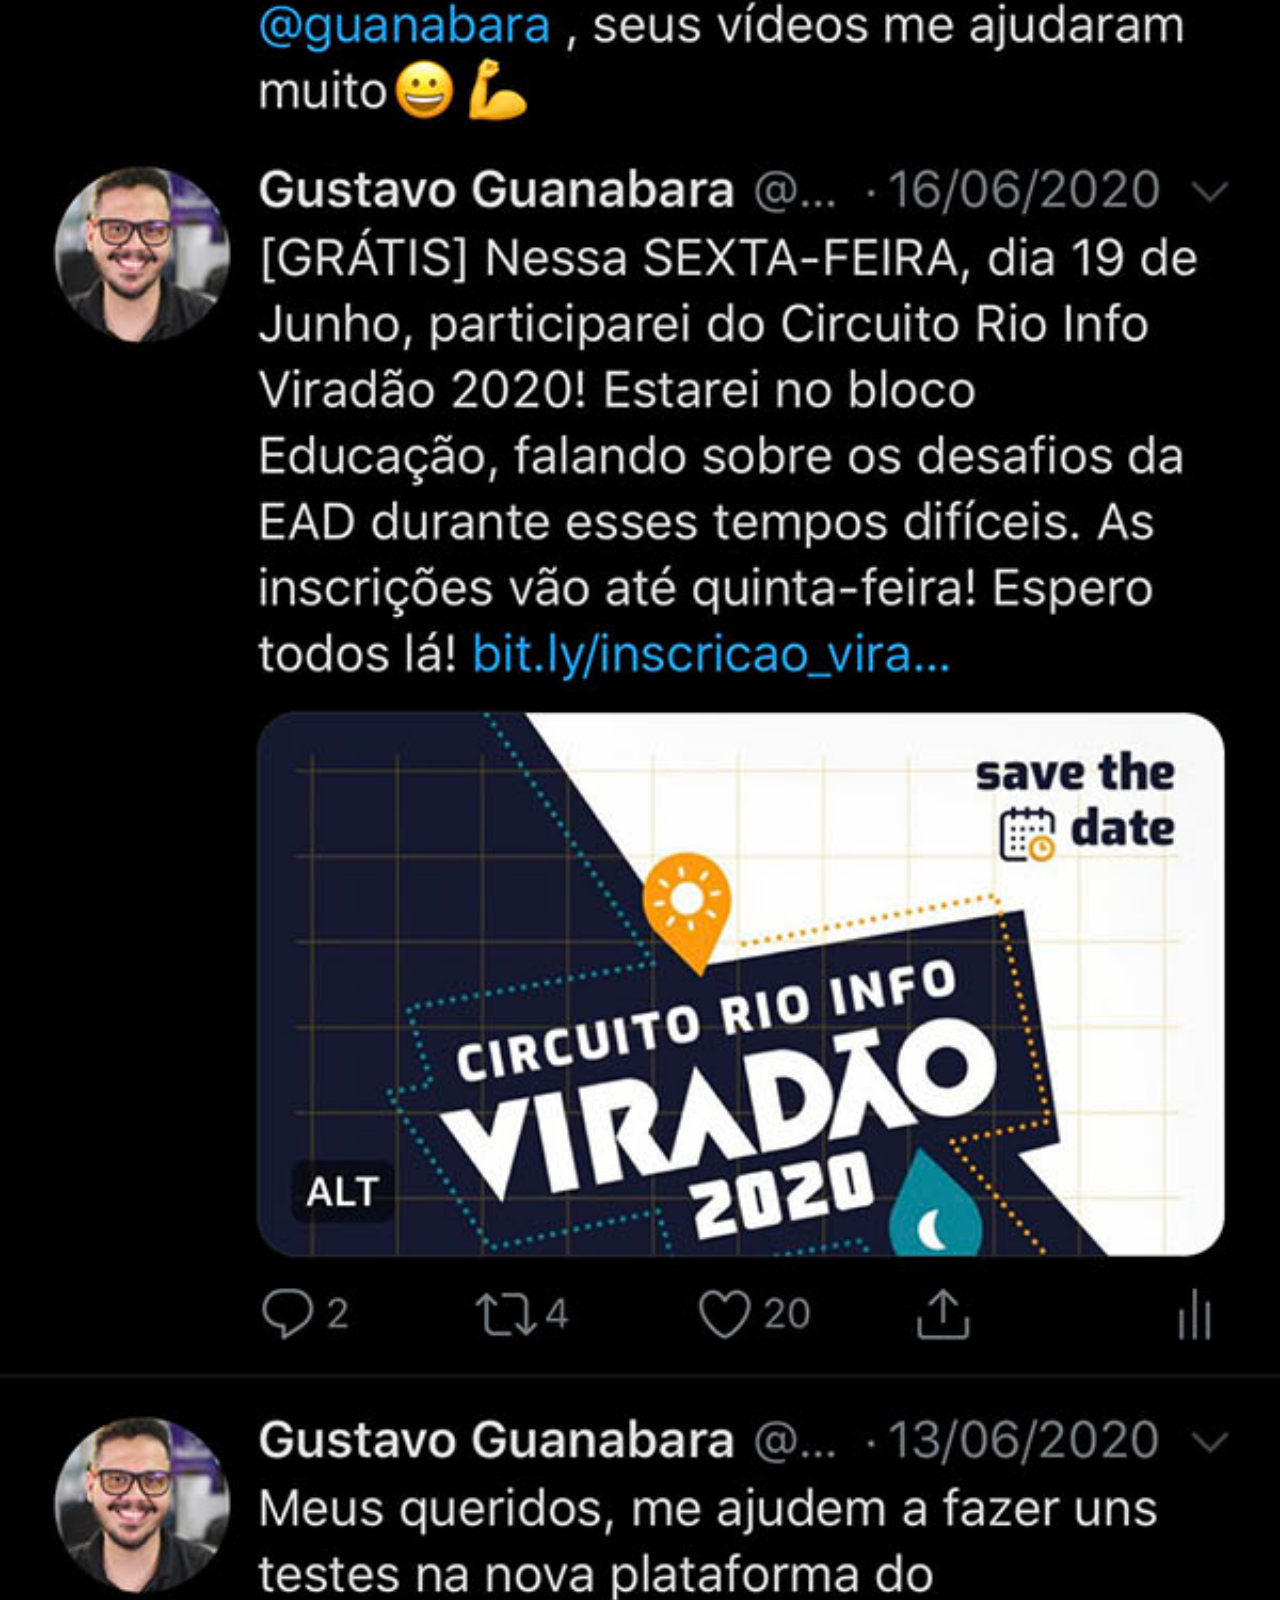
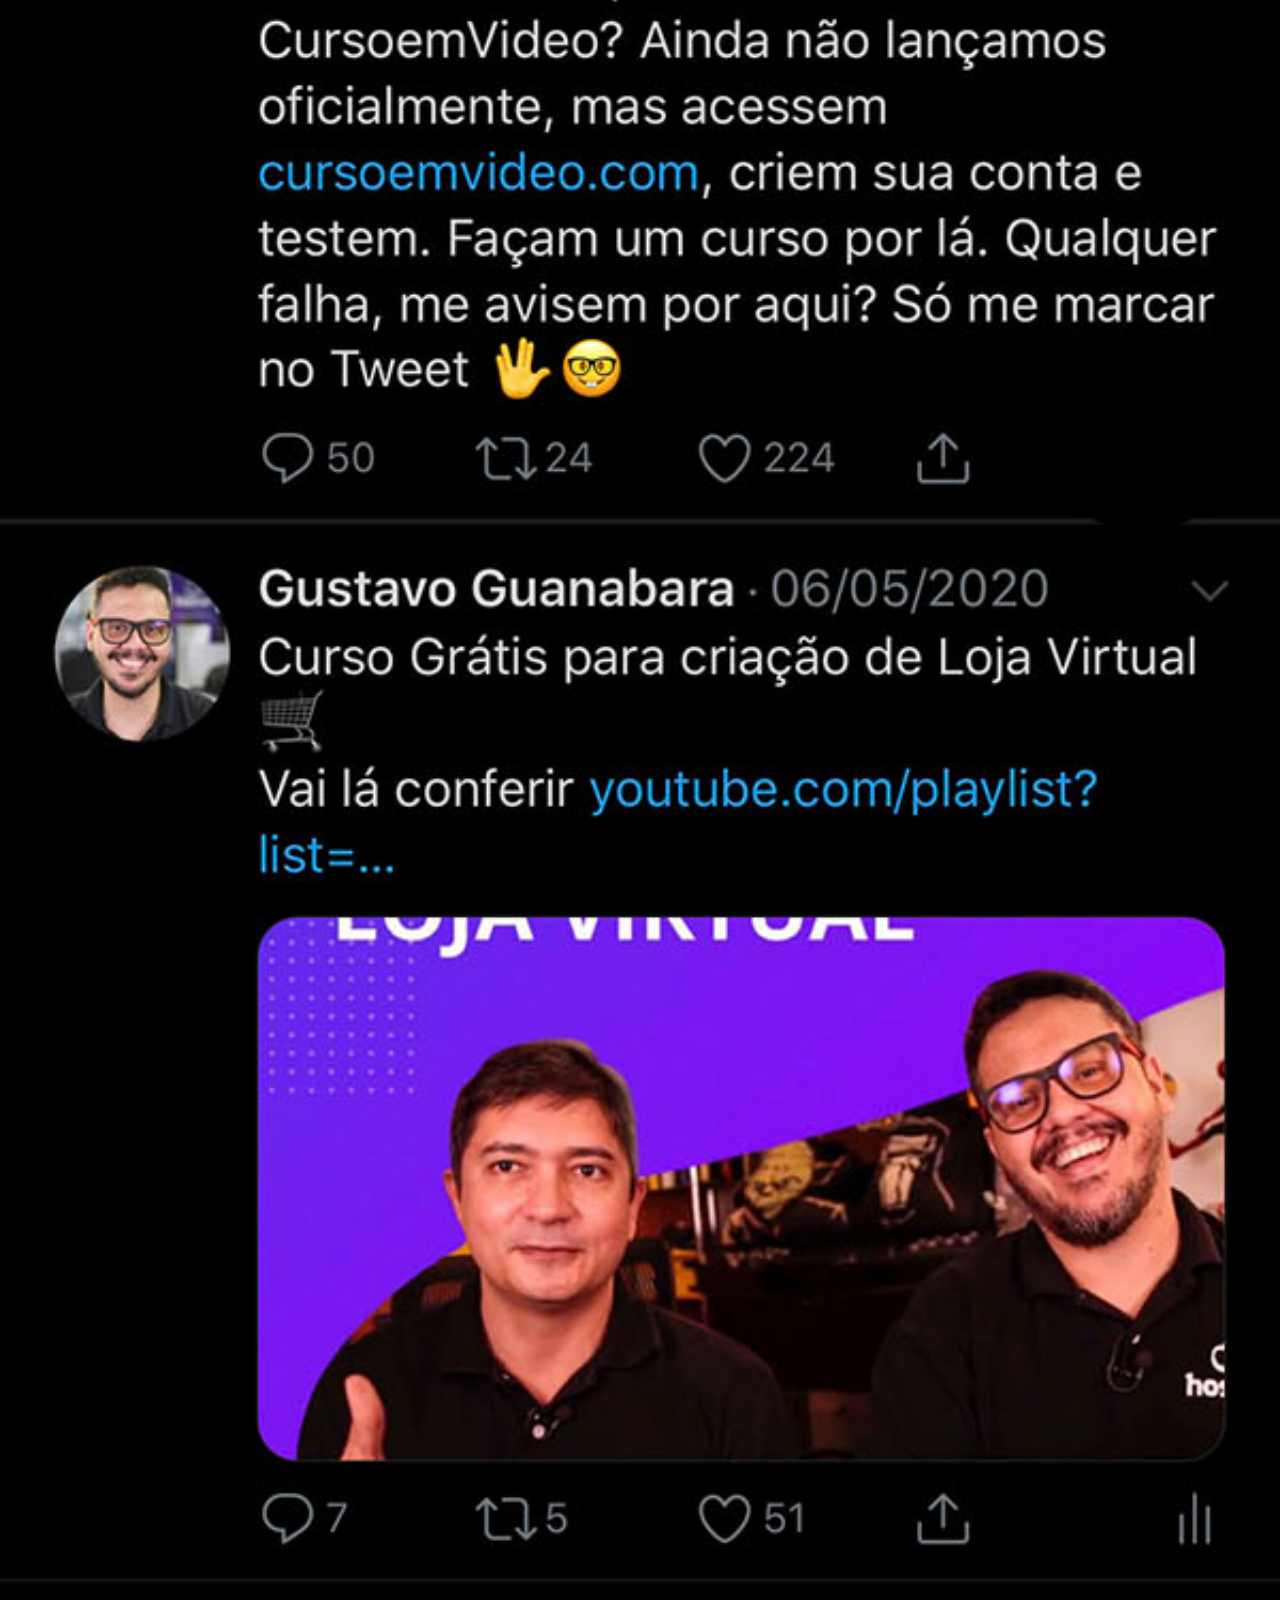
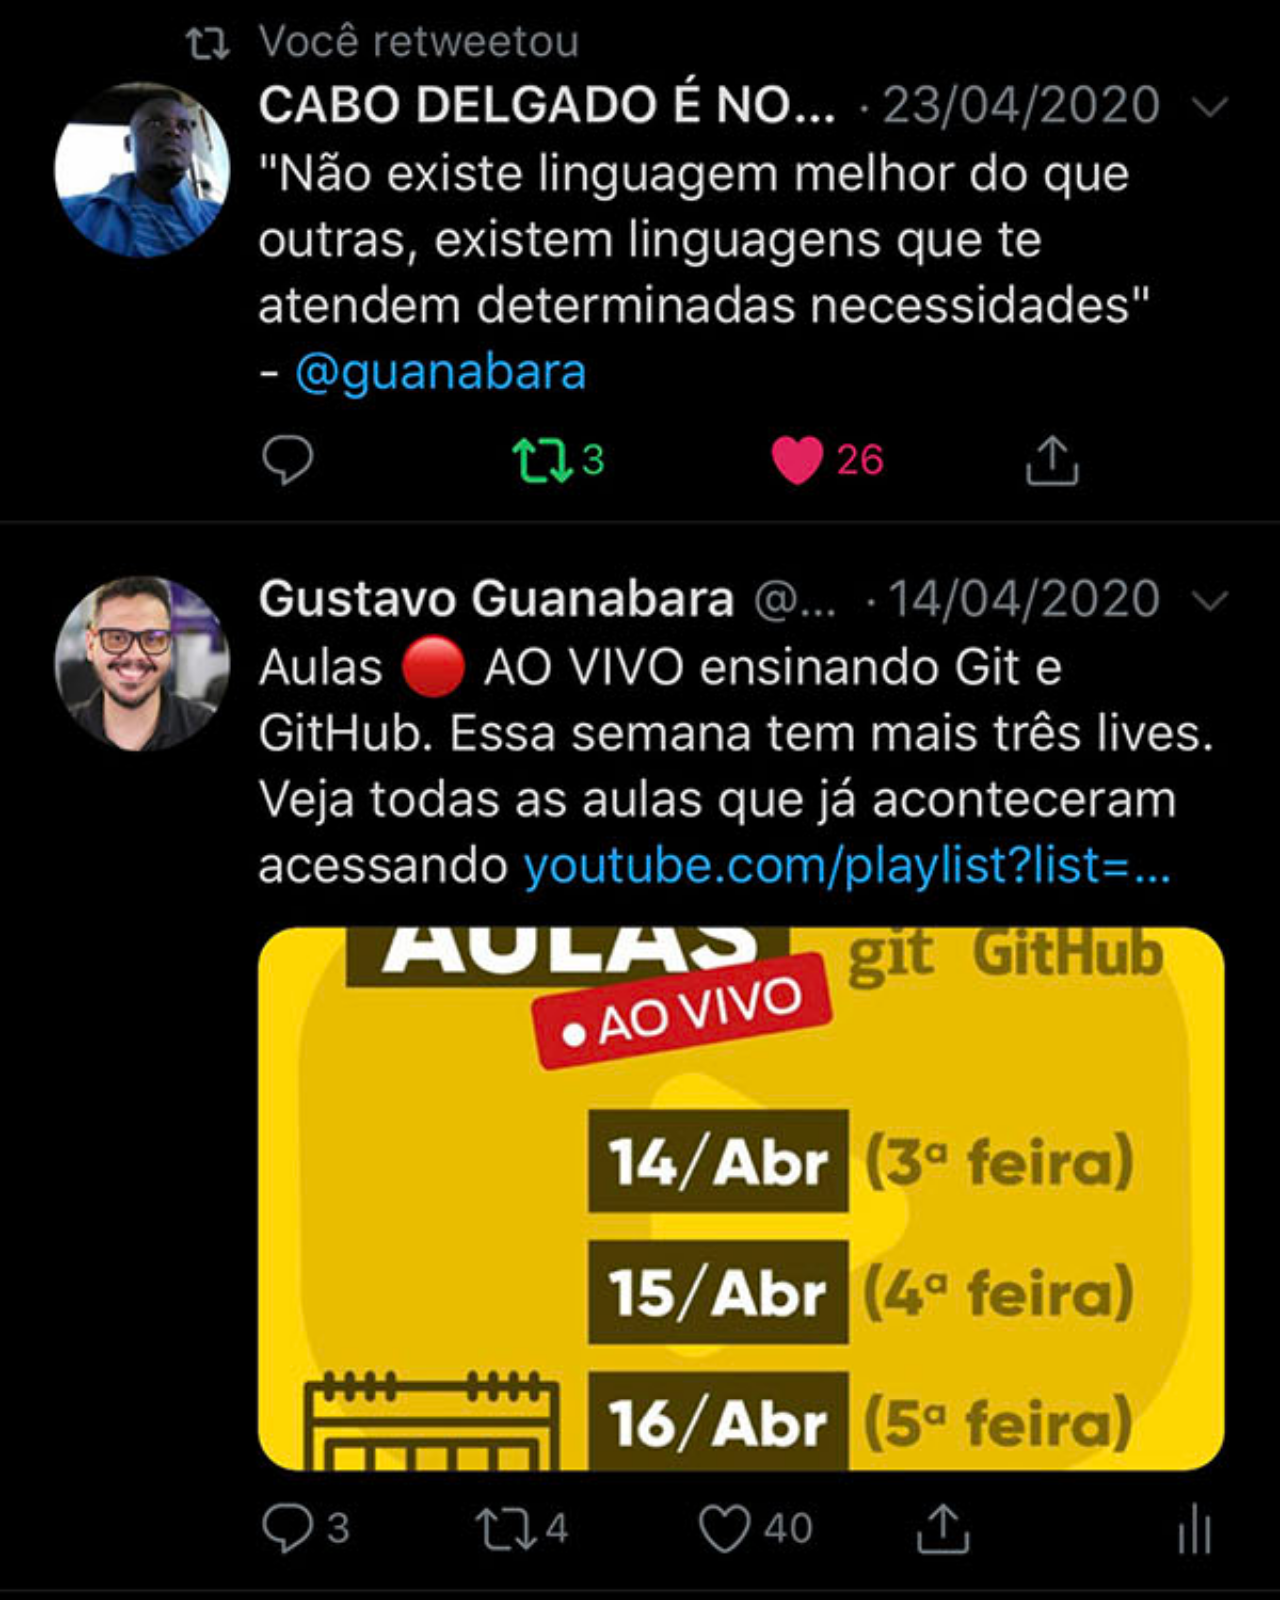
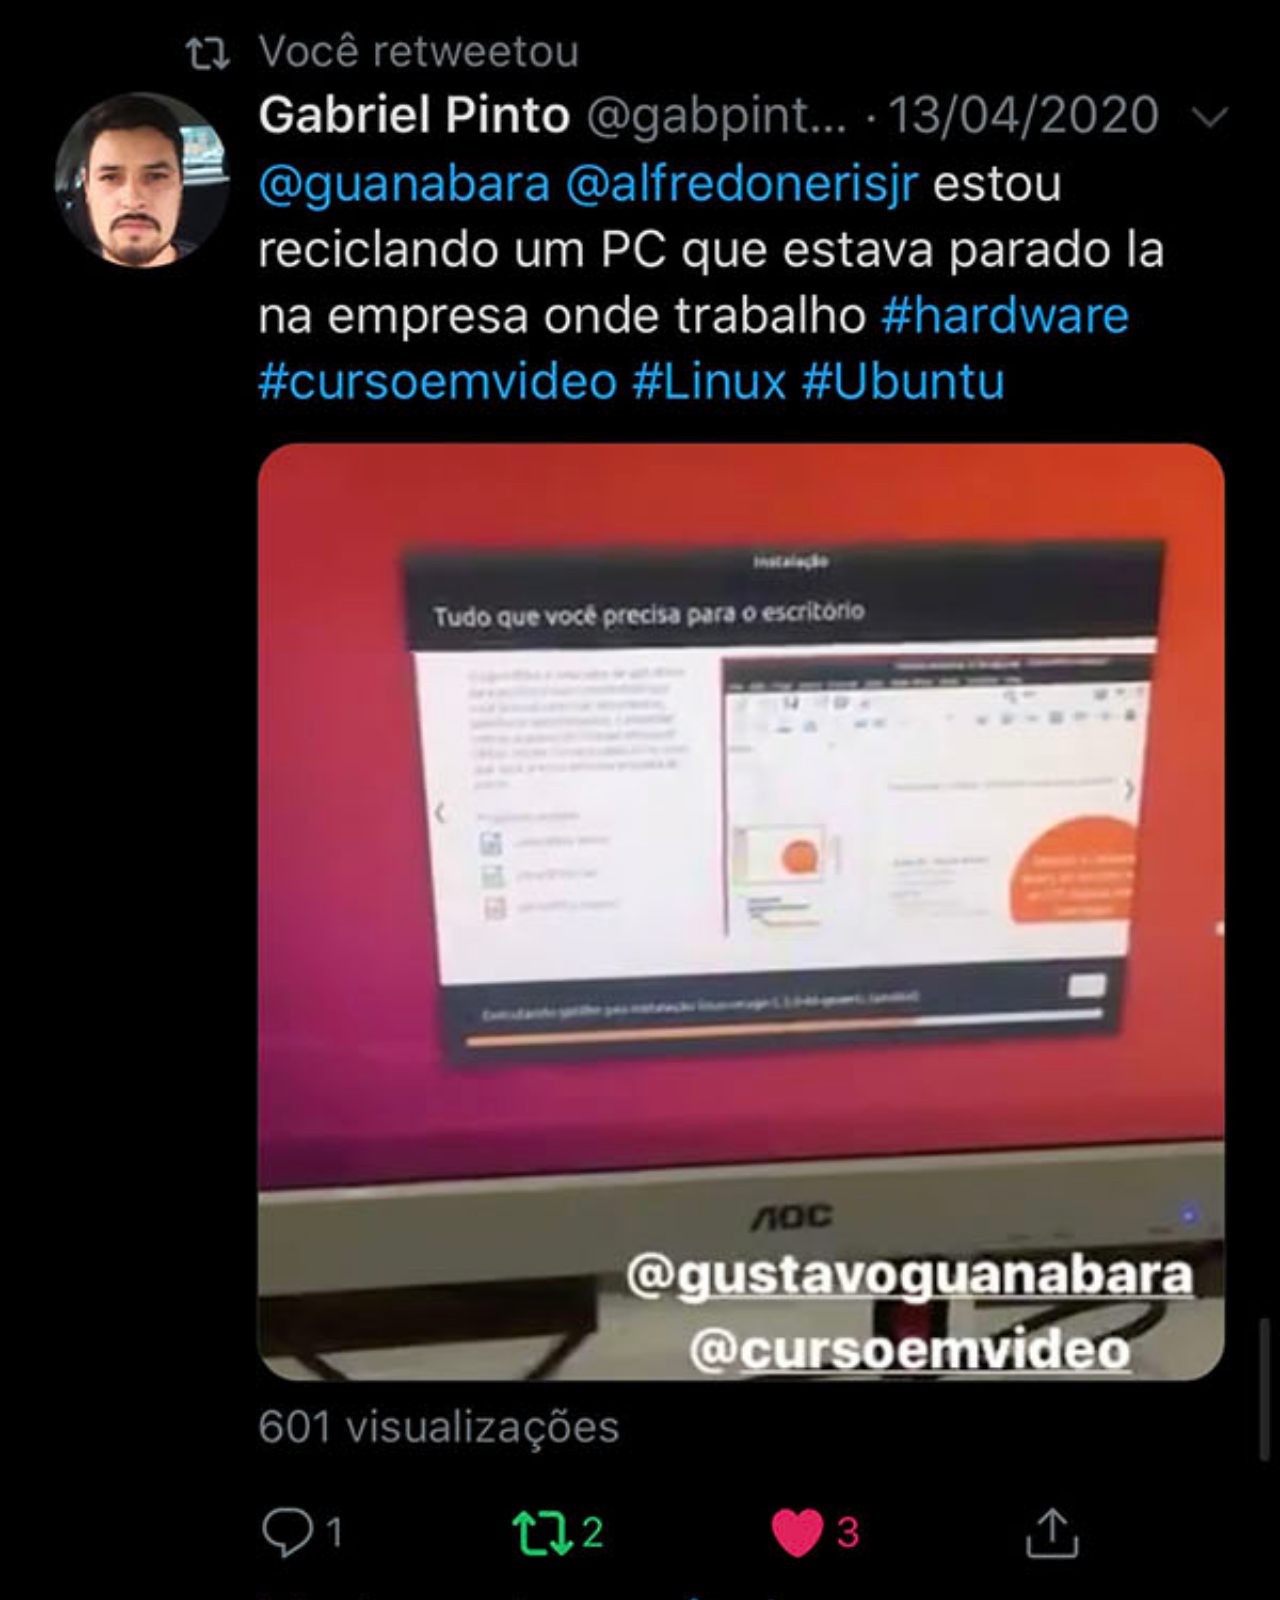
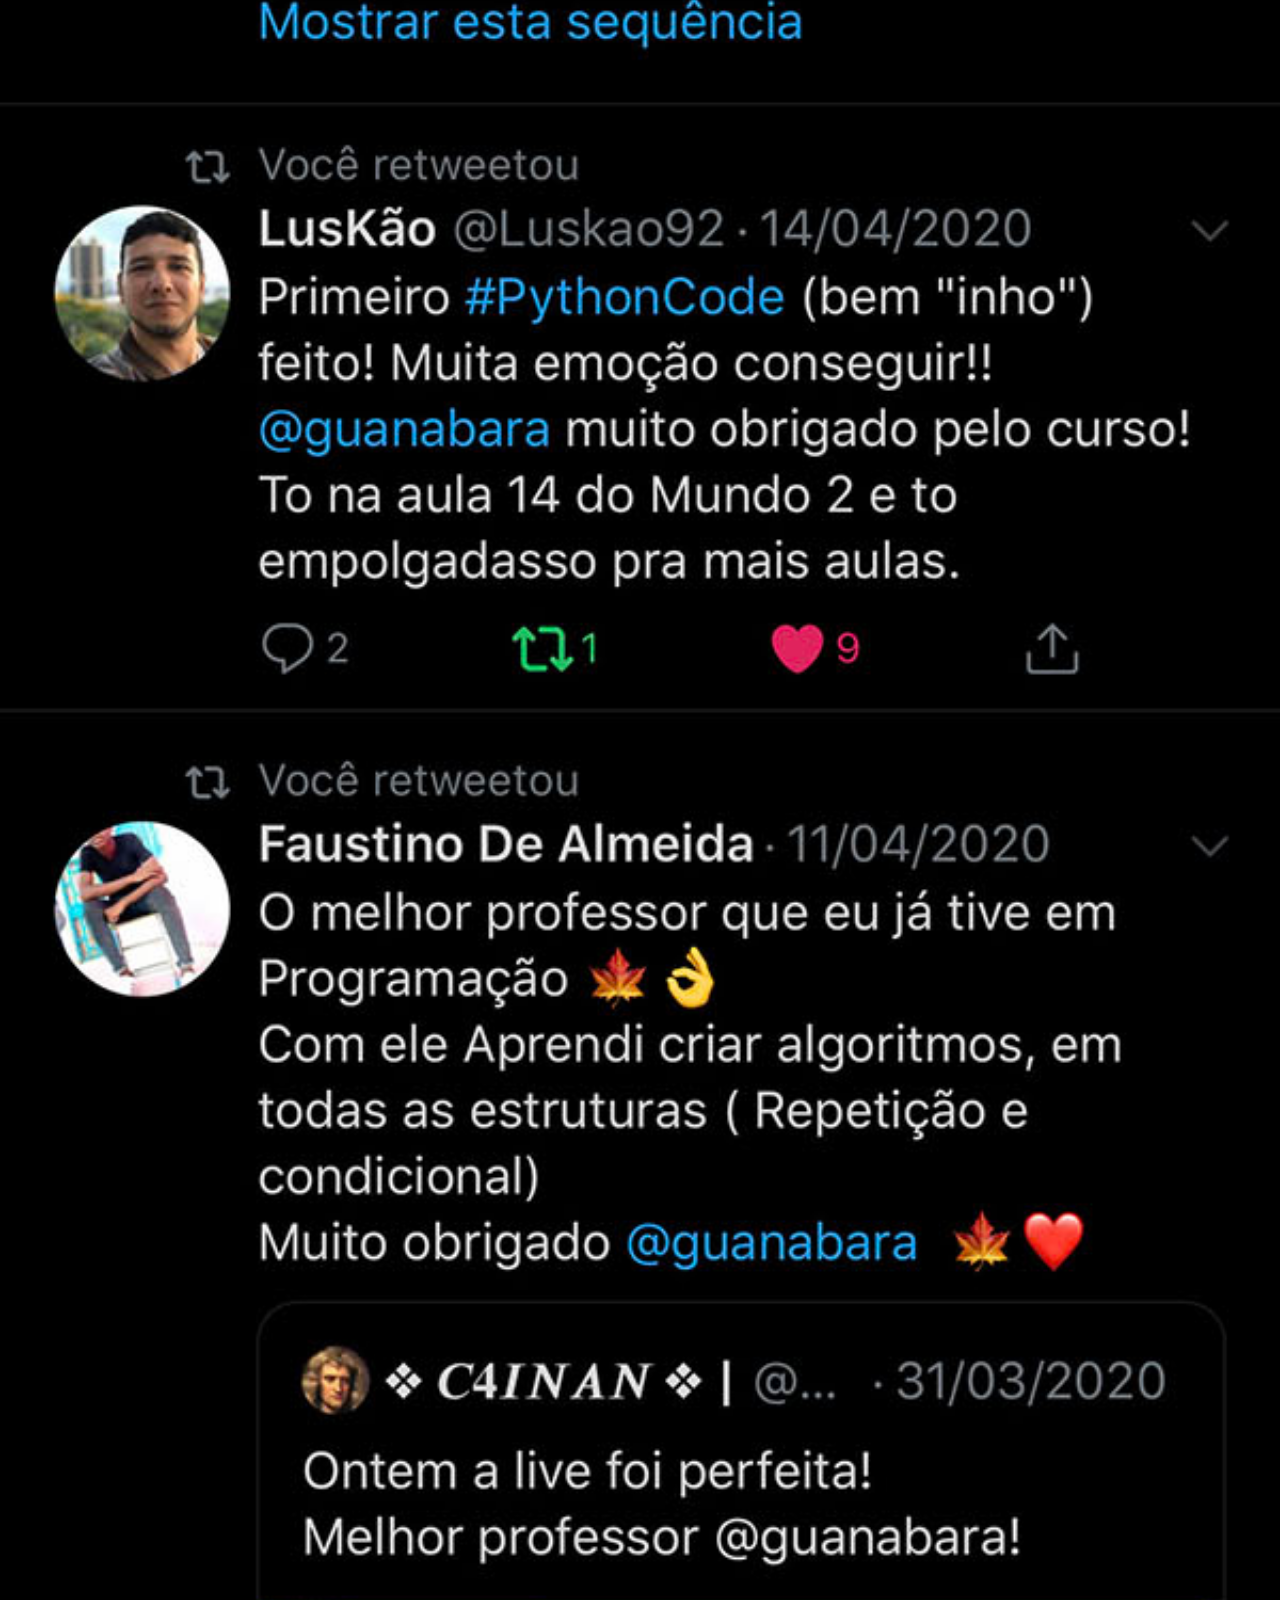
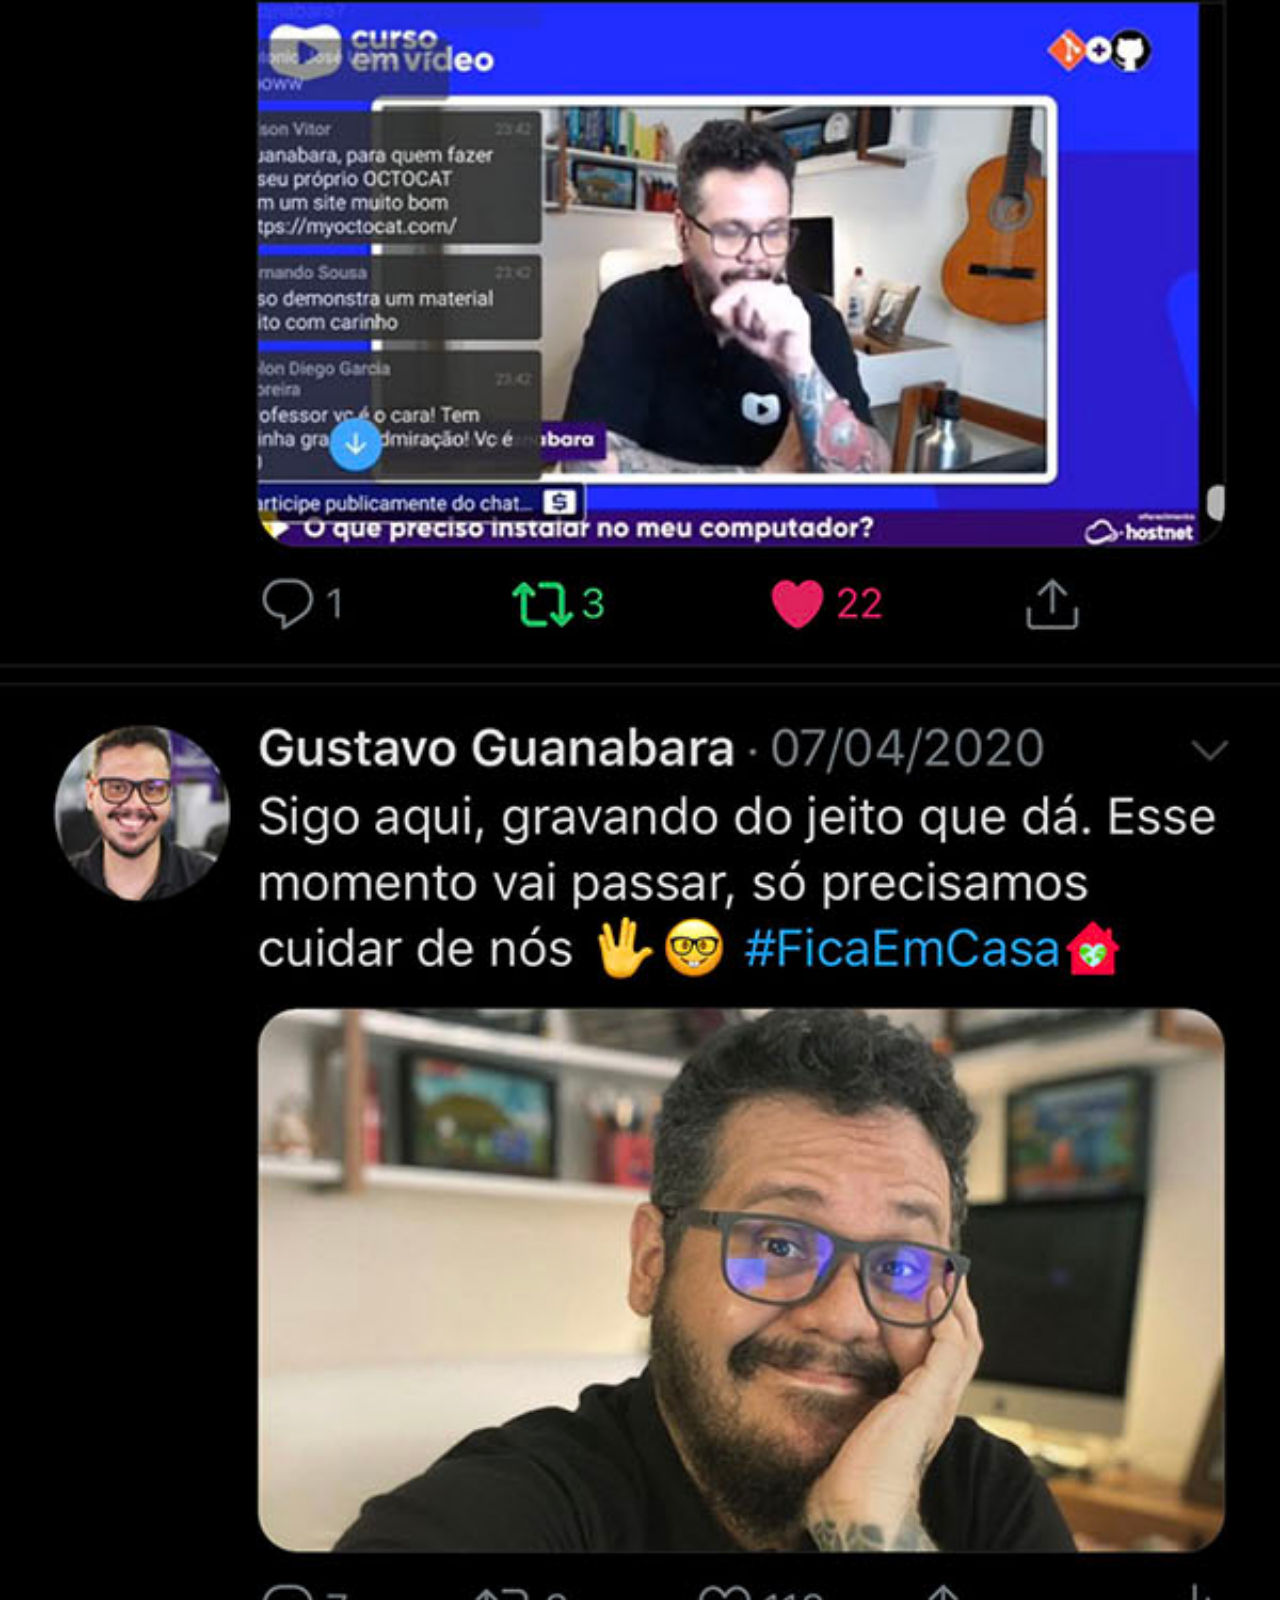
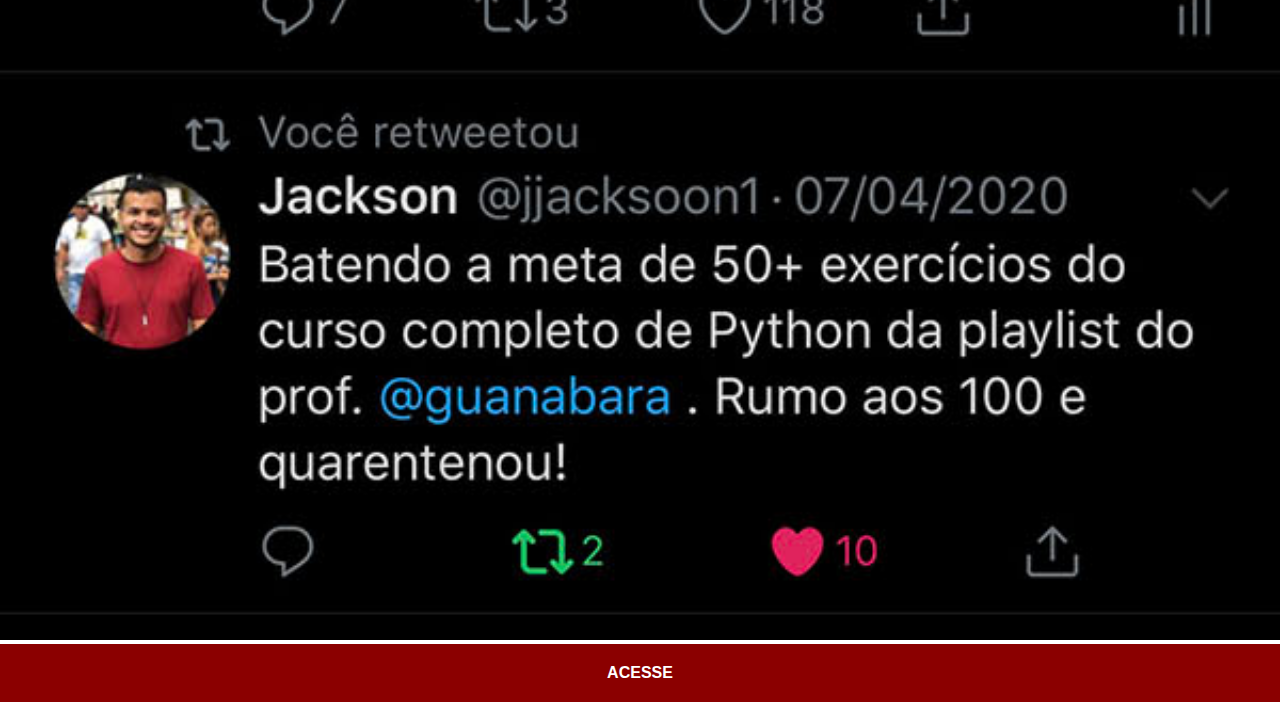
<file: twitter.html>
<!DOCTYPE html>
<html lang="pt-br">
<head>
    <meta charset="UTF-8">
    <meta http-equiv="X-UA-Compatible" content="IE=edge">
    <meta name="viewport" content="width=device-width, initial-scale=1.0">
    <title>Twiter</title>
    <link rel="stylesheet" href="estilos/social.css">
</head>
<body>
    <img src="pacote-d013/imagens/tela-twitter.jpg" alt="Twitter">
    <a href="https://twitter.com/guanabara">ACESSE</a>
</body>
</html>
</file>
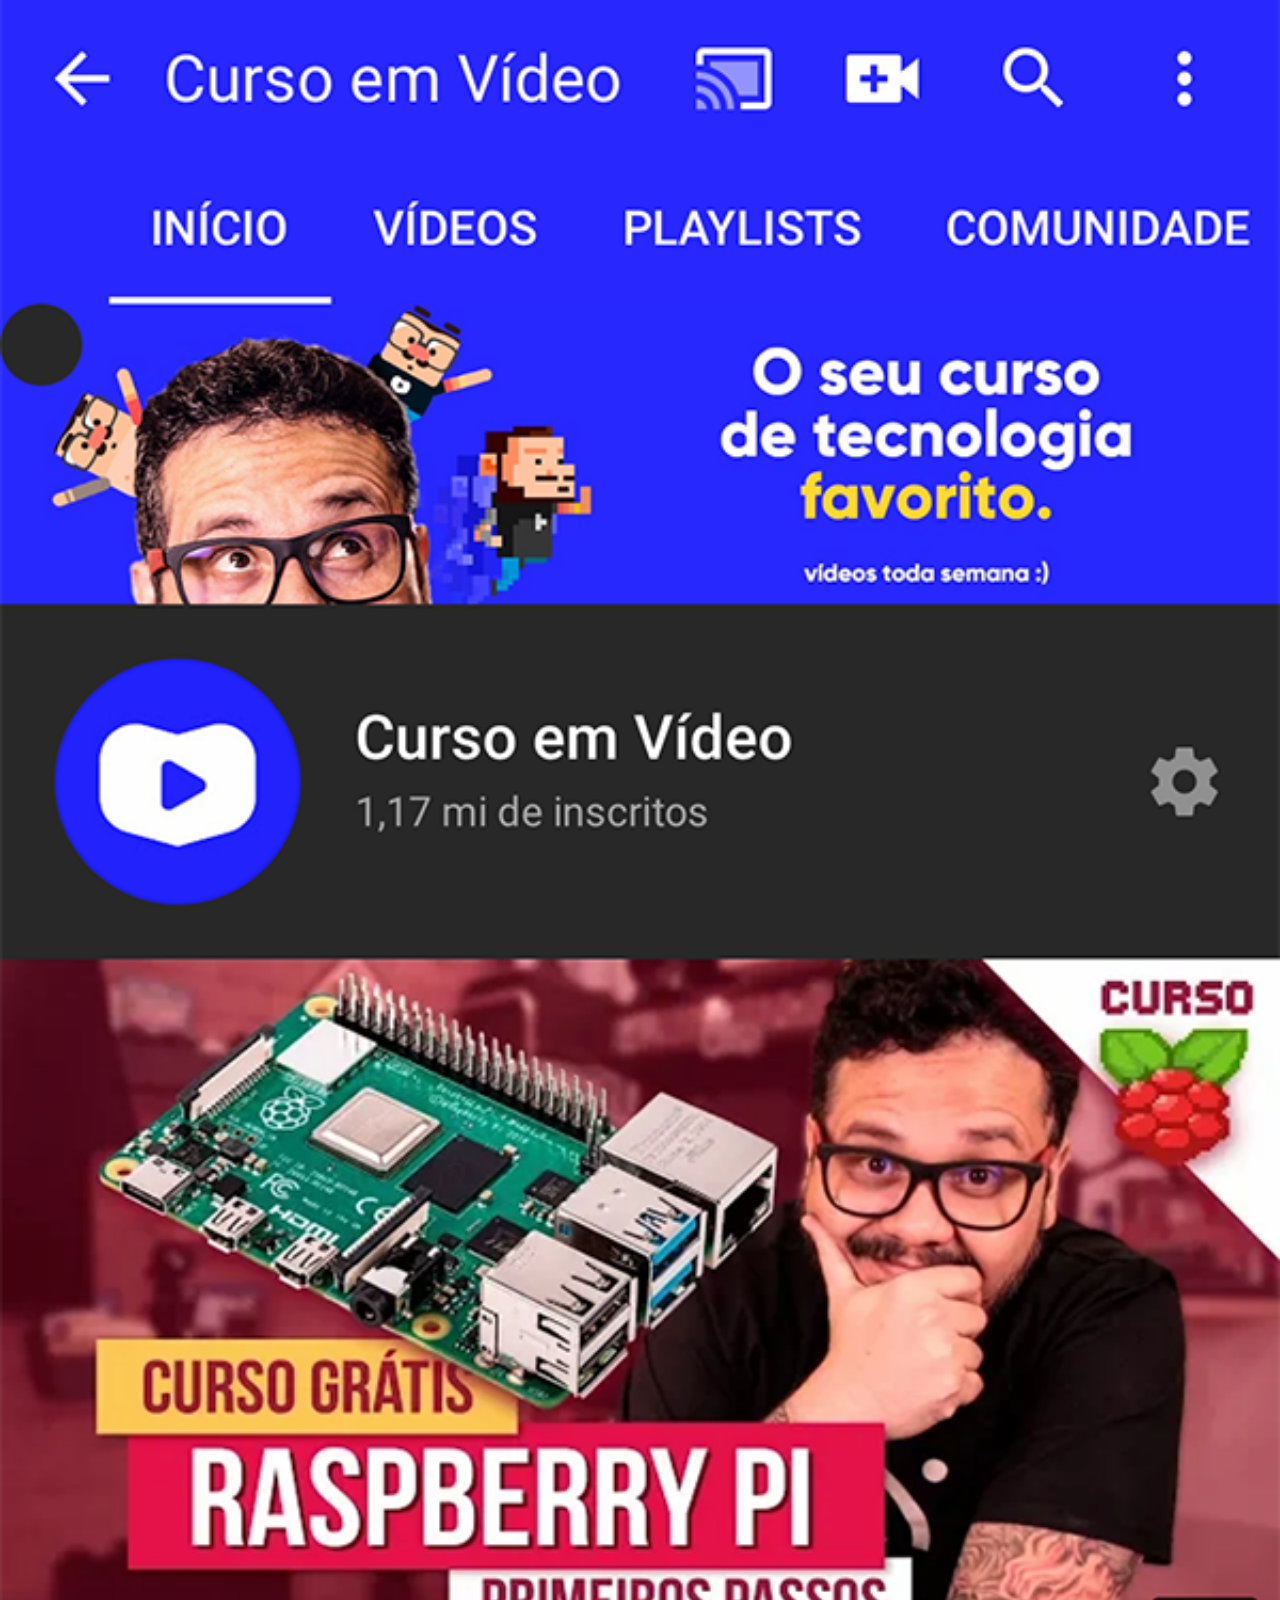
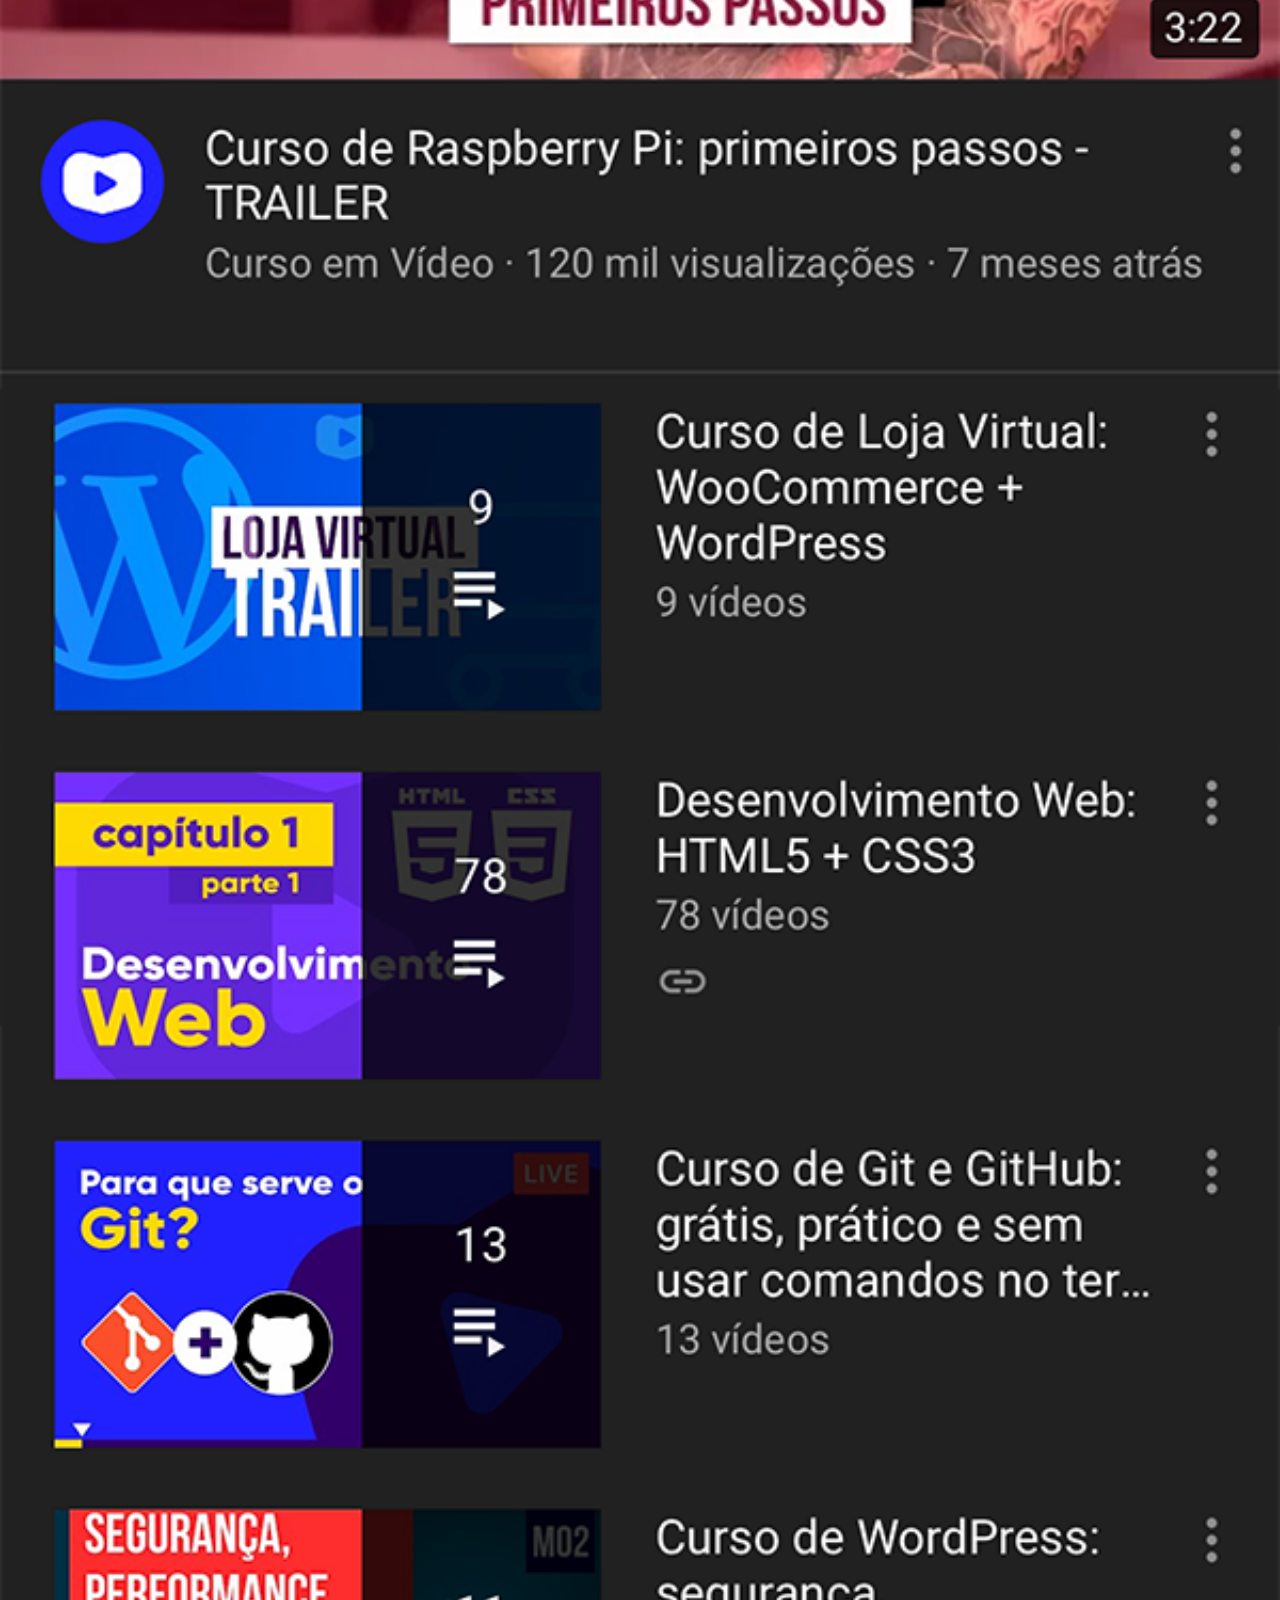
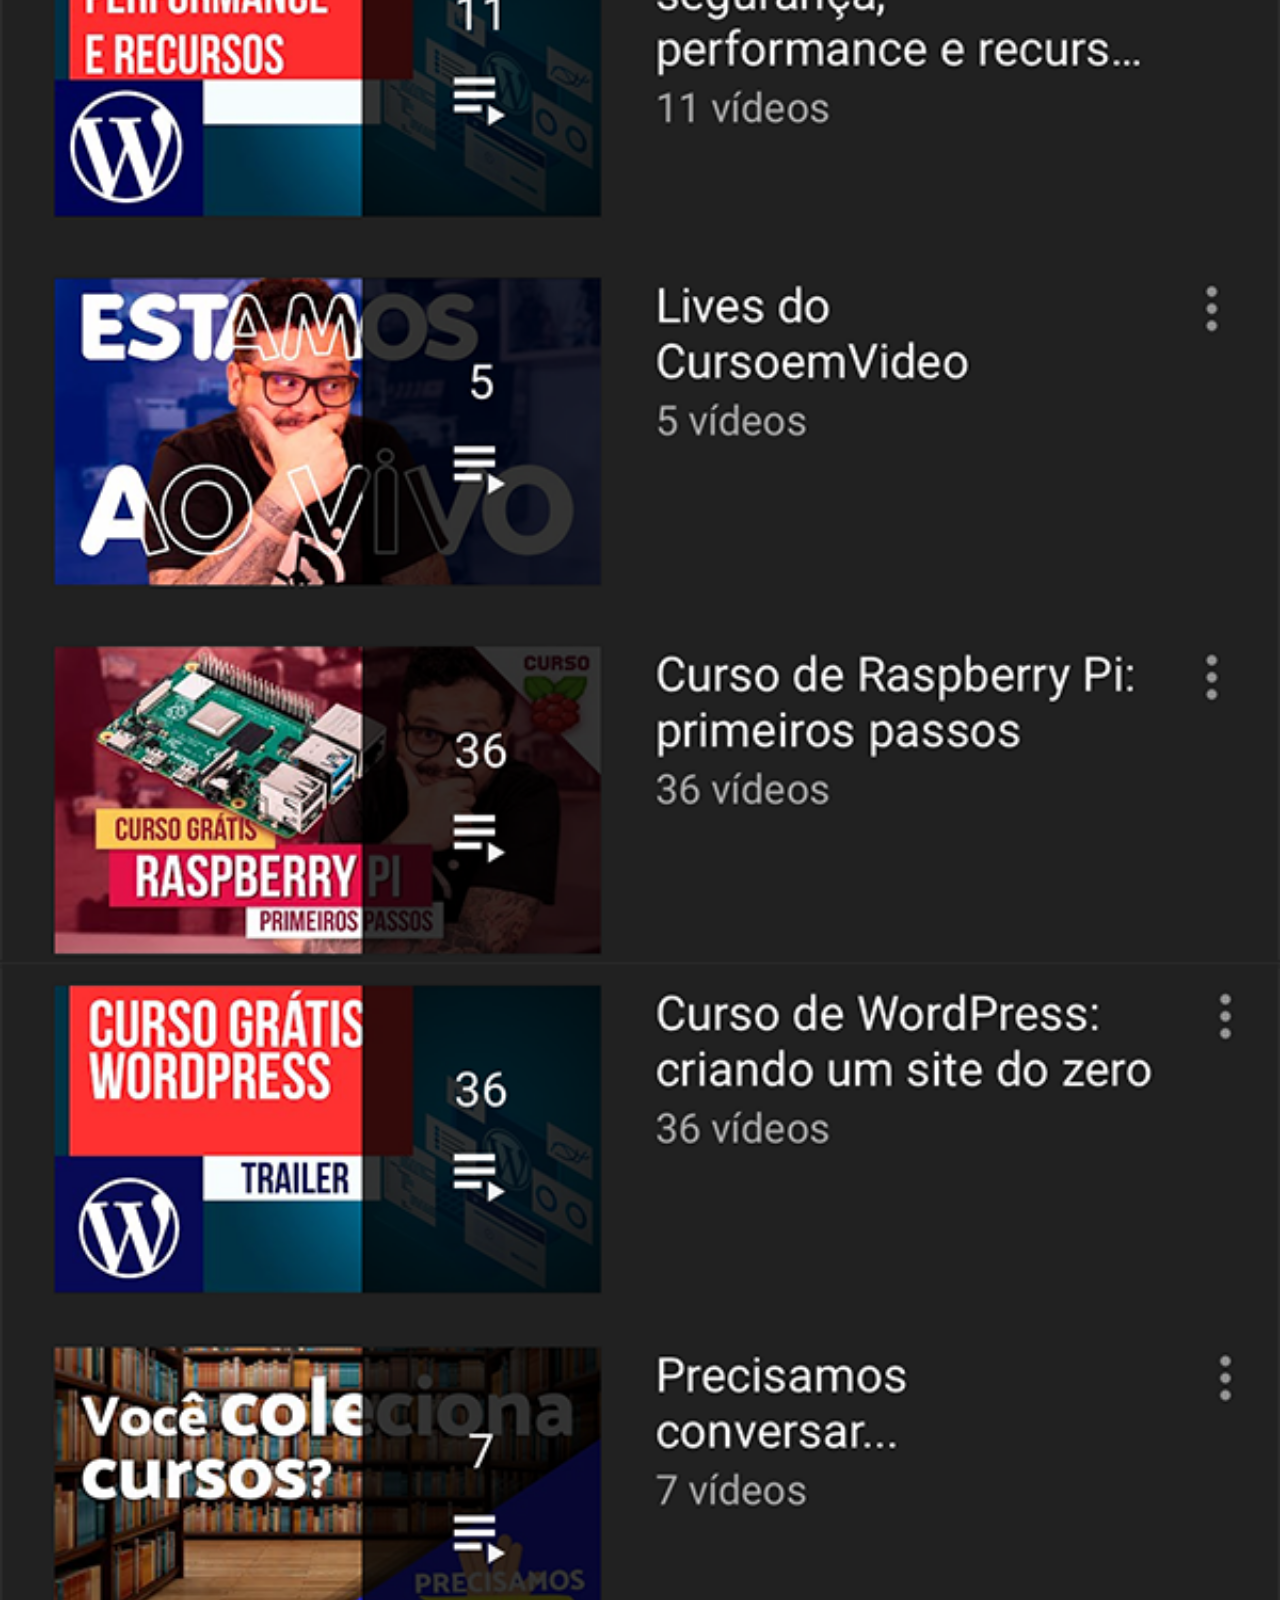
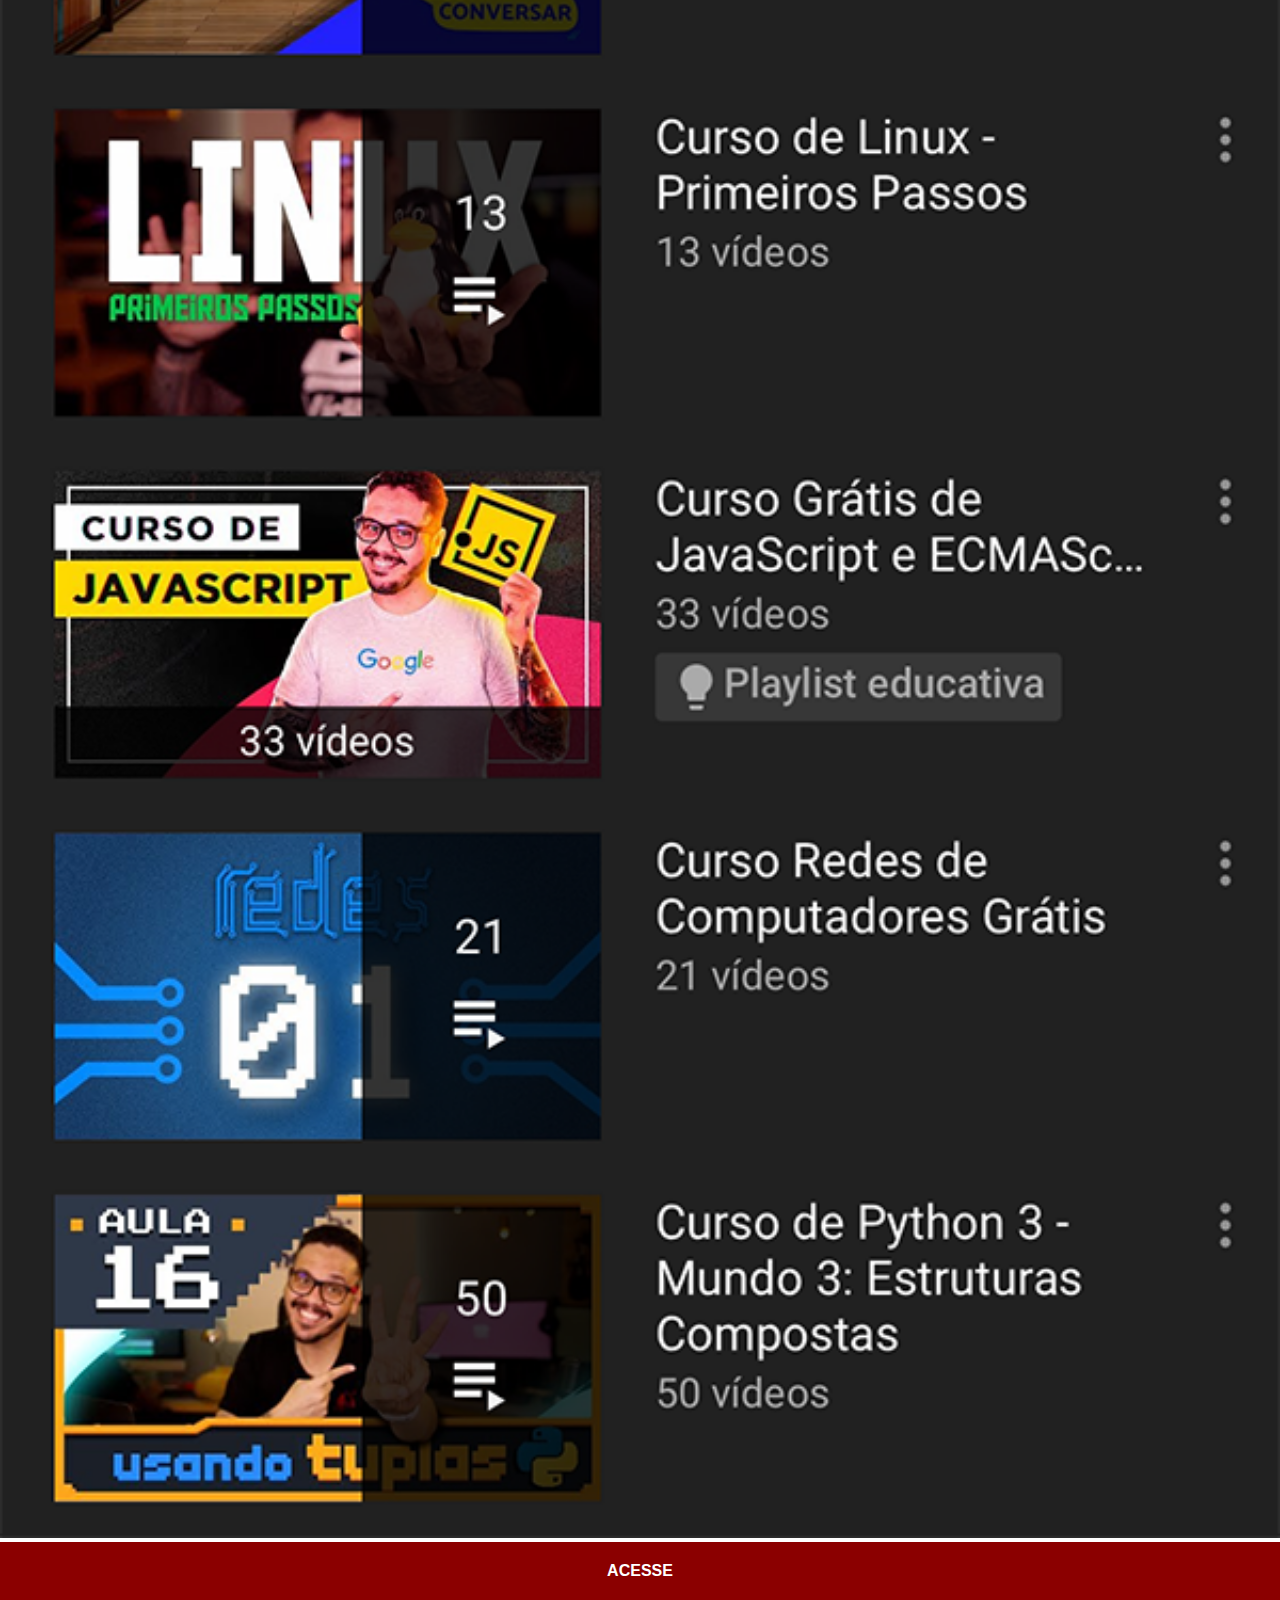
<file: youtube.html>
<!DOCTYPE html>
<html lang="pt-br">
<head>
    <meta charset="UTF-8">
    <meta http-equiv="X-UA-Compatible" content="IE=edge">
    <meta name="viewport" content="width=device-width, initial-scale=1.0">
    <title>Youtube</title>
    <link rel="stylesheet" href="estilos/social.css">
</head>
<body>
    <img src="pacote-d013/imagens/tela-youtube.png" alt="Youtube">
    <a href="https://www.youtube.com/c/CursoemVídeo/playlists" target="_blank">ACESSE</a>
</body>
</html>
</file>
<file: estilos/style.css>
@charset "UTF - 8";

*{
    margin: 0px;
    padding: 0px;
    font-family: Arial, Helvetica, sans-serif;
}

html, body{
    height: 100vh;
    width: 100vw;
    background-color: black;
}

body{
    background: url(../pacote-d013/imagens/fundo-madeira.jpg) no-repeat top center;
    background-size: cover;
    background-attachment: fixed;
}

main {
    position: relative;
    height: 100vh;
}

section#telefone{
    position: absolute;
    top: 50%;
    left: 50%;
    transform: translate(-50%, -50%);

    height: 627px;
    width: 311px;
    background:url('../pacote-d013/imagens/frame-iphone.png') no-repeat;
}

iframe#tela {
    position: relative;
    top: 80px;
    left: 22px;
    width: 267px;
    height: 471px;
}

section#redes-sociais{
    text-align: right;
}

section#redes-sociais img{
    width: 50px;
    margin: 10px;
    border-radius: 50%;
    box-shadow: 2px 2px 5px rgba(0, 0, 0, 0.400);
    box-sizing: border-box;

}

section#redes-sociais img:hover {
    border: 2px solid rgba(255, 255, 255, 0.637);
    transform: translate(-3px, -3px);
    box-shadow: 5px 5px 10px rgba(0, 0, 0, 0.623);
    transition: transform .3s, border .5s;
}
</file>
<file: estilos/social.css>
@charset "UTF-8";

        *{
            margin: 0px;
            padding: 0px;
            font-family: Arial, Helvetica, sans-serif;
        }

        ::-webkit-scrollbar {
            width: 0px;
            height: 0px;
        }

        img{
            width: 100vw;
        }
        a {
            display: block;
            background-color: darkred;
            color: white;
            padding: 20px;
            text-align: center;
            font-weight: bolder;
            text-decoration: none;
        }
        a:hover{
            background-color: red;
        }
</file>
